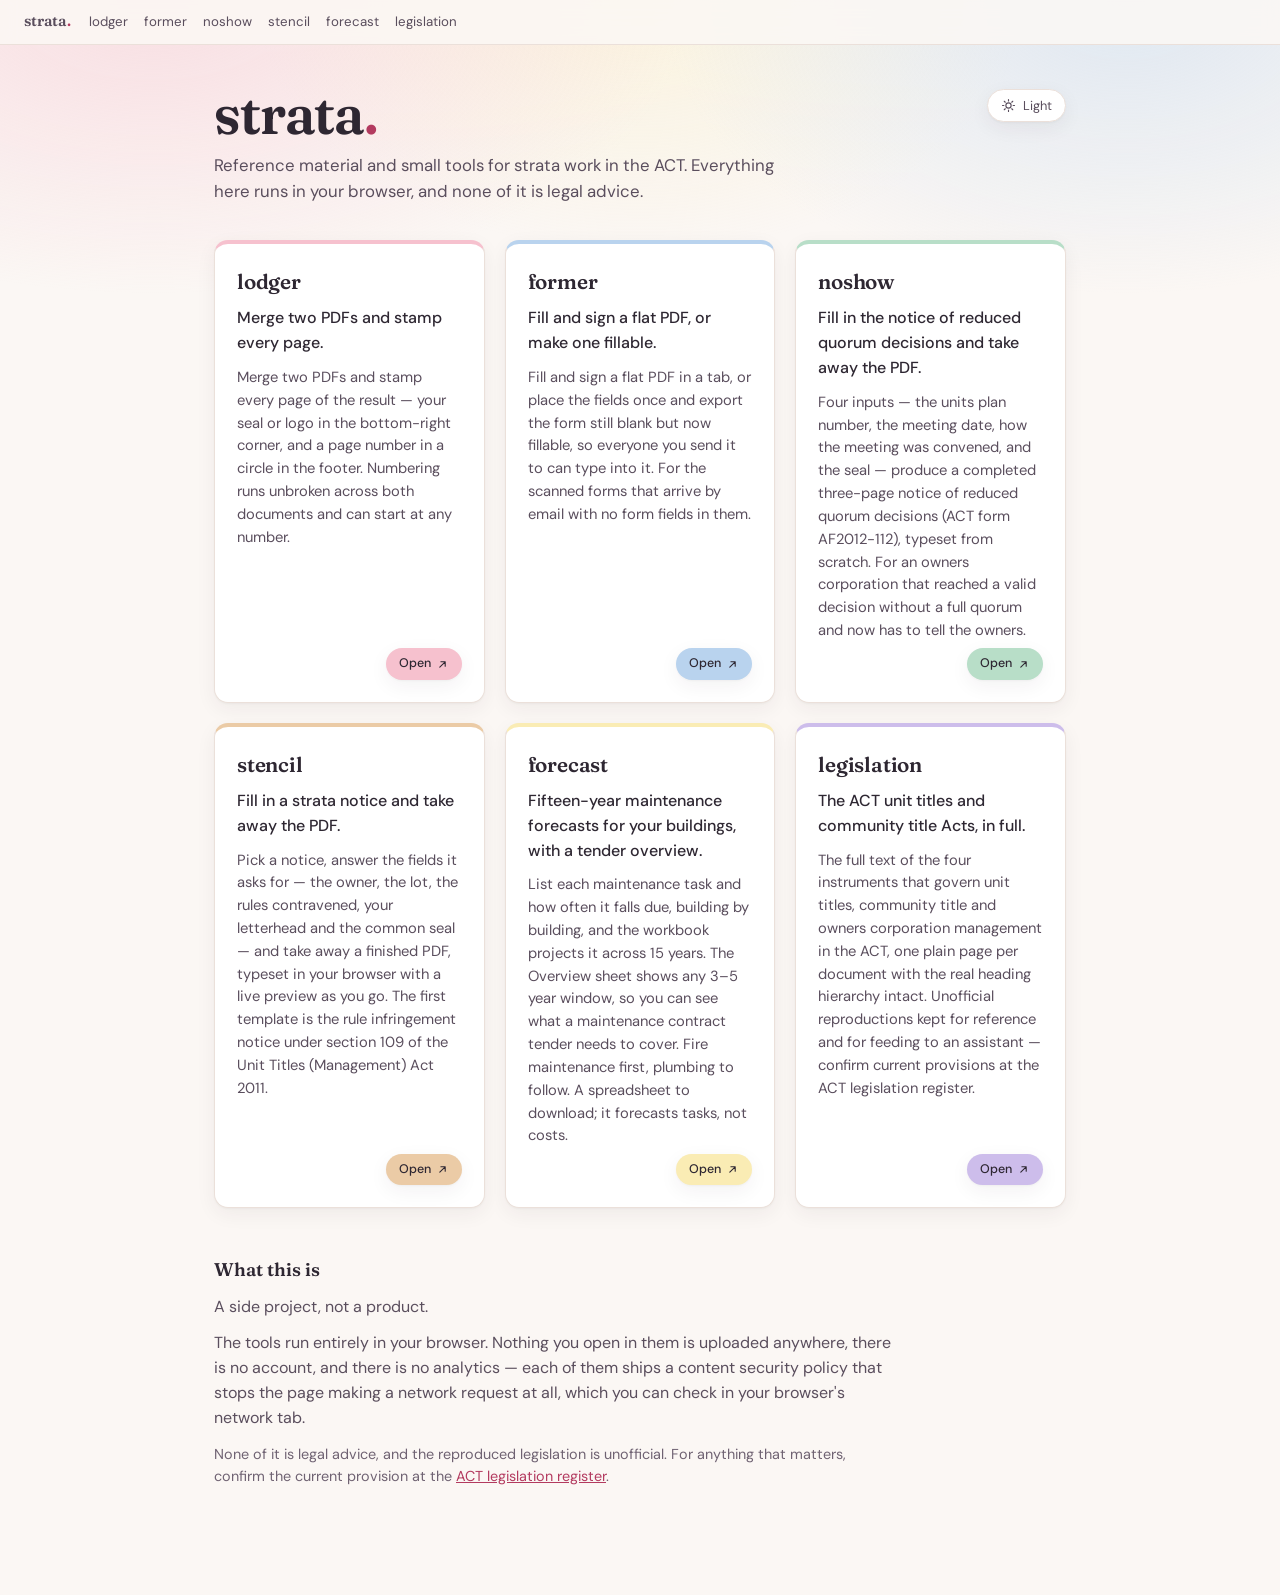
<file: index.html>
<!doctype html>
<html lang="en-AU">
<head>
<meta charset="utf-8">
<title>strata — ACT strata legislation and tools</title>
<meta name="description" content="Reference material and small tools for strata work in the ACT. Everything here runs in your browser, and none of it is legal advice.">
<meta name="viewport" content="width=device-width, initial-scale=1">
<link rel="icon" href="data:image/svg+xml,%3Csvg xmlns='http://www.w3.org/2000/svg' viewBox='0 0 32 32'%3E%3Crect width='32' height='32' rx='8' fill='%23b33a5f'/%3E%3Ccircle cx='16' cy='17' r='6' fill='none' stroke='%23fff' stroke-width='2'/%3E%3Cpath d='M11.13 13.5L20.87 13.5' stroke='%23fff' stroke-width='2' stroke-linecap='round'/%3E%3C/svg%3E">
<link rel="stylesheet" href="/assets/hub.css">
</head>
<body>
<a class="skip-link" href="#main">Skip to content</a>
<nav class="kit-nav" aria-label="strata family">
  <a class="kit-nav-home" href="https://strata.noradz.io/">strata<span class="dot">.</span></a>
  <ul class="kit-nav-links">
    <li><a data-kit-id="lodger" href="https://lodger.noradz.io/">lodger</a></li>
    <li><a data-kit-id="former" href="https://former.noradz.io/">former</a></li>
    <li><a data-kit-id="noshow" href="https://noshow.noradz.io/">noshow</a></li>
    <li><a data-kit-id="stencil" href="https://stencil.noradz.io/">stencil</a></li>
    <li><a data-kit-id="forecast" href="https://forecast.noradz.io/">forecast</a></li>
    <li><a data-kit-id="legislation" href="https://strata.noradz.io/legislation/">legislation</a></li>
  </ul>
</nav>
<div class="shell">
<header class="masthead">
<h1 class="wordmark">strata<span class="dot">.</span></h1>
<p class="tagline">Reference material and small tools for strata work in the ACT. Everything here runs in your browser, and none of it is legal advice.</p>
<button class="theme-toggle" type="button" data-theme-toggle aria-pressed="false">
<span class="visually-hidden">Switch between the light and dark palette</span>
<svg width="15" height="15" viewBox="0 0 24 24" fill="none" aria-hidden="true">
<circle cx="12" cy="12" r="4.2" stroke="currentColor" stroke-width="1.8"></circle>
<path d="M12 2.4v2.2M12 19.4v2.2M2.4 12h2.2M19.4 12h2.2M5.2 5.2l1.6 1.6M17.2 17.2l1.6 1.6M18.8 5.2l-1.6 1.6M6.8 17.2l-1.6 1.6" stroke="currentColor" stroke-width="1.8" stroke-linecap="round"></path>
</svg>
<span data-theme-label>Light</span>
</button>
</header>
<main id="main">
<ul class="cards">
<li class="card card-lodger">
<h2><a href="https://lodger.noradz.io/">lodger</a></h2>
<p class="card-summary">Merge two PDFs and stamp every page.</p>
<p class="card-blurb">Merge two PDFs and stamp every page of the result — your seal or logo in the bottom-right corner, and a page number in a circle in the footer. Numbering runs unbroken across both documents and can start at any number.</p>
<a class="card-visit" href="https://lodger.noradz.io/">
Open
<svg width="13" height="13" viewBox="0 0 24 24" fill="none" aria-hidden="true"><path d="M7 17 17 7M9 7h8v8" stroke="currentColor" stroke-width="2" stroke-linecap="round" stroke-linejoin="round"/></svg>
</a>
</li>
<li class="card card-former">
<h2><a href="https://former.noradz.io/">former</a></h2>
<p class="card-summary">Fill and sign a flat PDF, or make one fillable.</p>
<p class="card-blurb">Fill and sign a flat PDF in a tab, or place the fields once and export the form still blank but now fillable, so everyone you send it to can type into it. For the scanned forms that arrive by email with no form fields in them.</p>
<a class="card-visit" href="https://former.noradz.io/">
Open
<svg width="13" height="13" viewBox="0 0 24 24" fill="none" aria-hidden="true"><path d="M7 17 17 7M9 7h8v8" stroke="currentColor" stroke-width="2" stroke-linecap="round" stroke-linejoin="round"/></svg>
</a>
</li>
<li class="card card-noshow">
<h2><a href="https://noshow.noradz.io/">noshow</a></h2>
<p class="card-summary">Fill in the notice of reduced quorum decisions and take away the PDF.</p>
<p class="card-blurb">Four inputs — the units plan number, the meeting date, how the meeting was convened, and the seal — produce a completed three-page notice of reduced quorum decisions (ACT form AF2012-112), typeset from scratch. For an owners corporation that reached a valid decision without a full quorum and now has to tell the owners.</p>
<a class="card-visit" href="https://noshow.noradz.io/">
Open
<svg width="13" height="13" viewBox="0 0 24 24" fill="none" aria-hidden="true"><path d="M7 17 17 7M9 7h8v8" stroke="currentColor" stroke-width="2" stroke-linecap="round" stroke-linejoin="round"/></svg>
</a>
</li>
<li class="card card-stencil">
<h2><a href="https://stencil.noradz.io/">stencil</a></h2>
<p class="card-summary">Fill in a strata notice and take away the PDF.</p>
<p class="card-blurb">Pick a notice, answer the fields it asks for — the owner, the lot, the rules contravened, your letterhead and the common seal — and take away a finished PDF, typeset in your browser with a live preview as you go. The first template is the rule infringement notice under section 109 of the Unit Titles (Management) Act 2011.</p>
<a class="card-visit" href="https://stencil.noradz.io/">
Open
<svg width="13" height="13" viewBox="0 0 24 24" fill="none" aria-hidden="true"><path d="M7 17 17 7M9 7h8v8" stroke="currentColor" stroke-width="2" stroke-linecap="round" stroke-linejoin="round"/></svg>
</a>
</li>
<li class="card card-forecast">
<h2><a href="https://forecast.noradz.io/">forecast</a></h2>
<p class="card-summary">Fifteen-year maintenance forecasts for your buildings, with a tender overview.</p>
<p class="card-blurb">List each maintenance task and how often it falls due, building by building, and the workbook projects it across 15 years. The Overview sheet shows any 3–5 year window, so you can see what a maintenance contract tender needs to cover. Fire maintenance first, plumbing to follow. A spreadsheet to download; it forecasts tasks, not costs.</p>
<a class="card-visit" href="https://forecast.noradz.io/">
Open
<svg width="13" height="13" viewBox="0 0 24 24" fill="none" aria-hidden="true"><path d="M7 17 17 7M9 7h8v8" stroke="currentColor" stroke-width="2" stroke-linecap="round" stroke-linejoin="round"/></svg>
</a>
</li>
<li class="card card-legislation">
<h2><a href="https://strata.noradz.io/legislation/">legislation</a></h2>
<p class="card-summary">The ACT unit titles and community title Acts, in full.</p>
<p class="card-blurb">The full text of the four instruments that govern unit titles, community title and owners corporation management in the ACT, one plain page per document with the real heading hierarchy intact. Unofficial reproductions kept for reference and for feeding to an assistant — confirm current provisions at the ACT legislation register.</p>
<a class="card-visit" href="https://strata.noradz.io/legislation/">
Open
<svg width="13" height="13" viewBox="0 0 24 24" fill="none" aria-hidden="true"><path d="M7 17 17 7M9 7h8v8" stroke="currentColor" stroke-width="2" stroke-linecap="round" stroke-linejoin="round"/></svg>
</a>
</li>
</ul>
<section class="about">
<h2>What this is</h2>
<p>A side project, not a product.</p>
<p>The tools run entirely in your browser. Nothing you open in them is uploaded anywhere, there is no account, and there is no analytics — each of them ships a content security policy that stops the page making a network request at all, which you can check in your browser's network tab.</p>
<p class="caveat">None of it is legal advice, and the reproduced legislation is unofficial. For anything that matters, confirm the current provision at the <a href="https://www.legislation.act.gov.au/">ACT legislation register</a>.</p>
</section>
</main>
</div>
<script type="module" src="/assets/theme-toggle.js"></script>
</body>
</html>
</file>
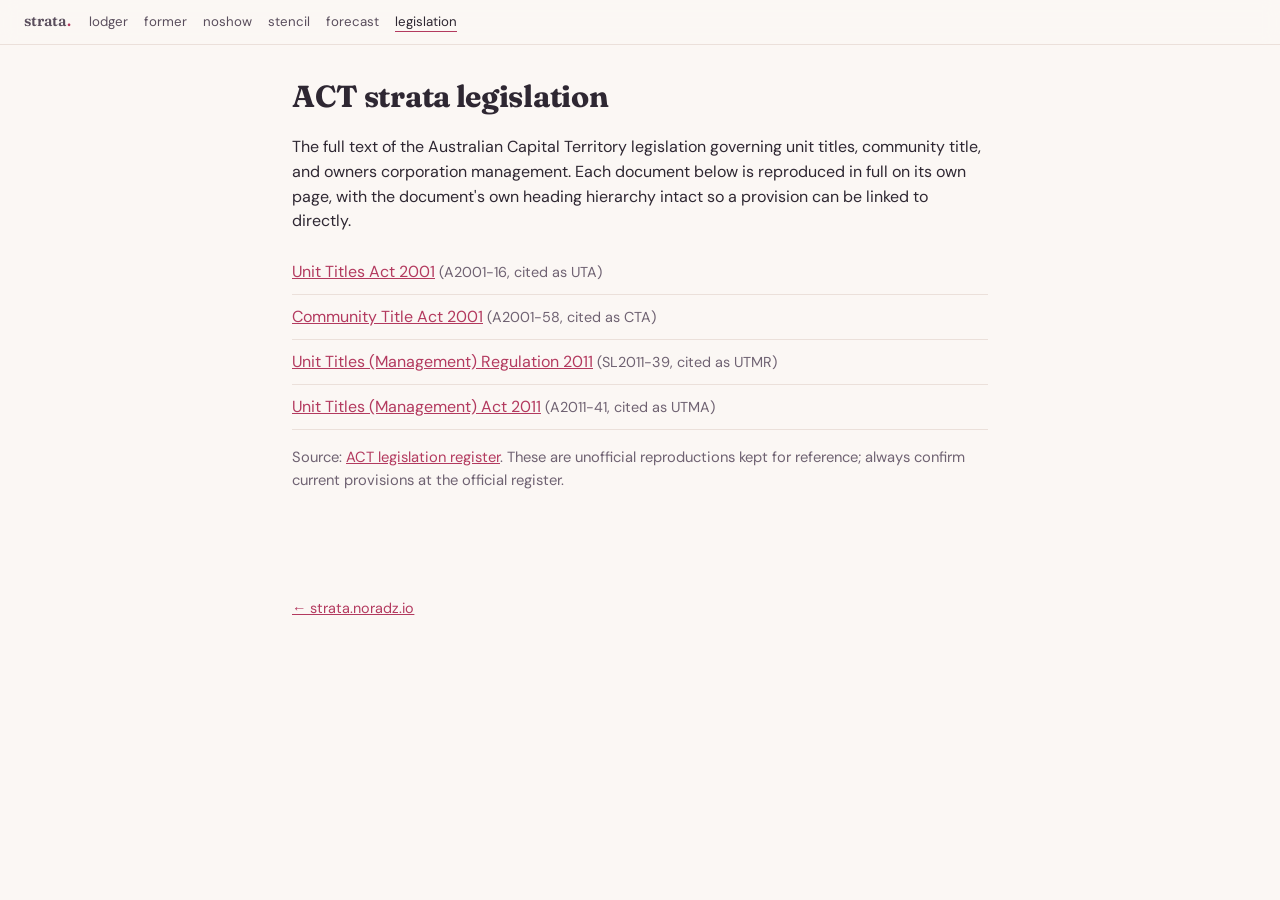
<file: legislation/index.html>
<!doctype html>
<html lang="en-AU">
<head>
<meta charset="utf-8">
<title>ACT strata legislation — full text</title>
<meta name="description" content="The full text of the ACT unit titles and community title legislation, one page per instrument.">
<meta name="viewport" content="width=device-width, initial-scale=1">
<link rel="icon" href="data:image/svg+xml,%3Csvg xmlns='http://www.w3.org/2000/svg' viewBox='0 0 32 32'%3E%3Crect width='32' height='32' rx='8' fill='%23b33a5f'/%3E%3Ccircle cx='16' cy='17' r='6' fill='none' stroke='%23fff' stroke-width='2'/%3E%3Cpath d='M11.13 13.5L20.87 13.5' stroke='%23fff' stroke-width='2' stroke-linecap='round'/%3E%3C/svg%3E">
<link rel="stylesheet" href="/assets/legislation.css">
</head>
<body>
<a class="skip-link" href="#main">Skip to content</a>
<nav class="kit-nav" aria-label="strata family">
  <a class="kit-nav-home" href="https://strata.noradz.io/">strata<span class="dot">.</span></a>
  <ul class="kit-nav-links">
    <li><a data-kit-id="lodger" href="https://lodger.noradz.io/">lodger</a></li>
    <li><a data-kit-id="former" href="https://former.noradz.io/">former</a></li>
    <li><a data-kit-id="noshow" href="https://noshow.noradz.io/">noshow</a></li>
    <li><a data-kit-id="stencil" href="https://stencil.noradz.io/">stencil</a></li>
    <li><a data-kit-id="forecast" href="https://forecast.noradz.io/">forecast</a></li>
    <li><a data-kit-id="legislation" aria-current="page" href="https://strata.noradz.io/legislation/">legislation</a></li>
  </ul>
</nav>
<main id="main">
<h1>ACT strata legislation</h1>
<p>The full text of the Australian Capital Territory legislation governing unit titles, community title, and owners corporation management. Each document below is reproduced in full on its own page, with the document's own heading hierarchy intact so a provision can be linked to directly.</p>
<ul class="doc-list">
<li><a href="unit-titles-act-2001.html">Unit Titles Act 2001</a> <span class="citation">(A2001-16, cited as UTA)</span></li>
<li><a href="community-title-act-2001.html">Community Title Act 2001</a> <span class="citation">(A2001-58, cited as CTA)</span></li>
<li><a href="unit-titles-management-regulation-2011.html">Unit Titles (Management) Regulation 2011</a> <span class="citation">(SL2011-39, cited as UTMR)</span></li>
<li><a href="unit-titles-management-act-2011.html">Unit Titles (Management) Act 2011</a> <span class="citation">(A2011-41, cited as UTMA)</span></li>
</ul>
<p class="source-note">Source: <a href="https://www.legislation.act.gov.au/">ACT legislation register</a>. These are unofficial reproductions kept for reference; always confirm current provisions at the official register.</p>
</main>
<footer class="site-footer">
<p><a href="/">&larr; strata.noradz.io</a></p>
</footer>
</body>
</html>
</file>
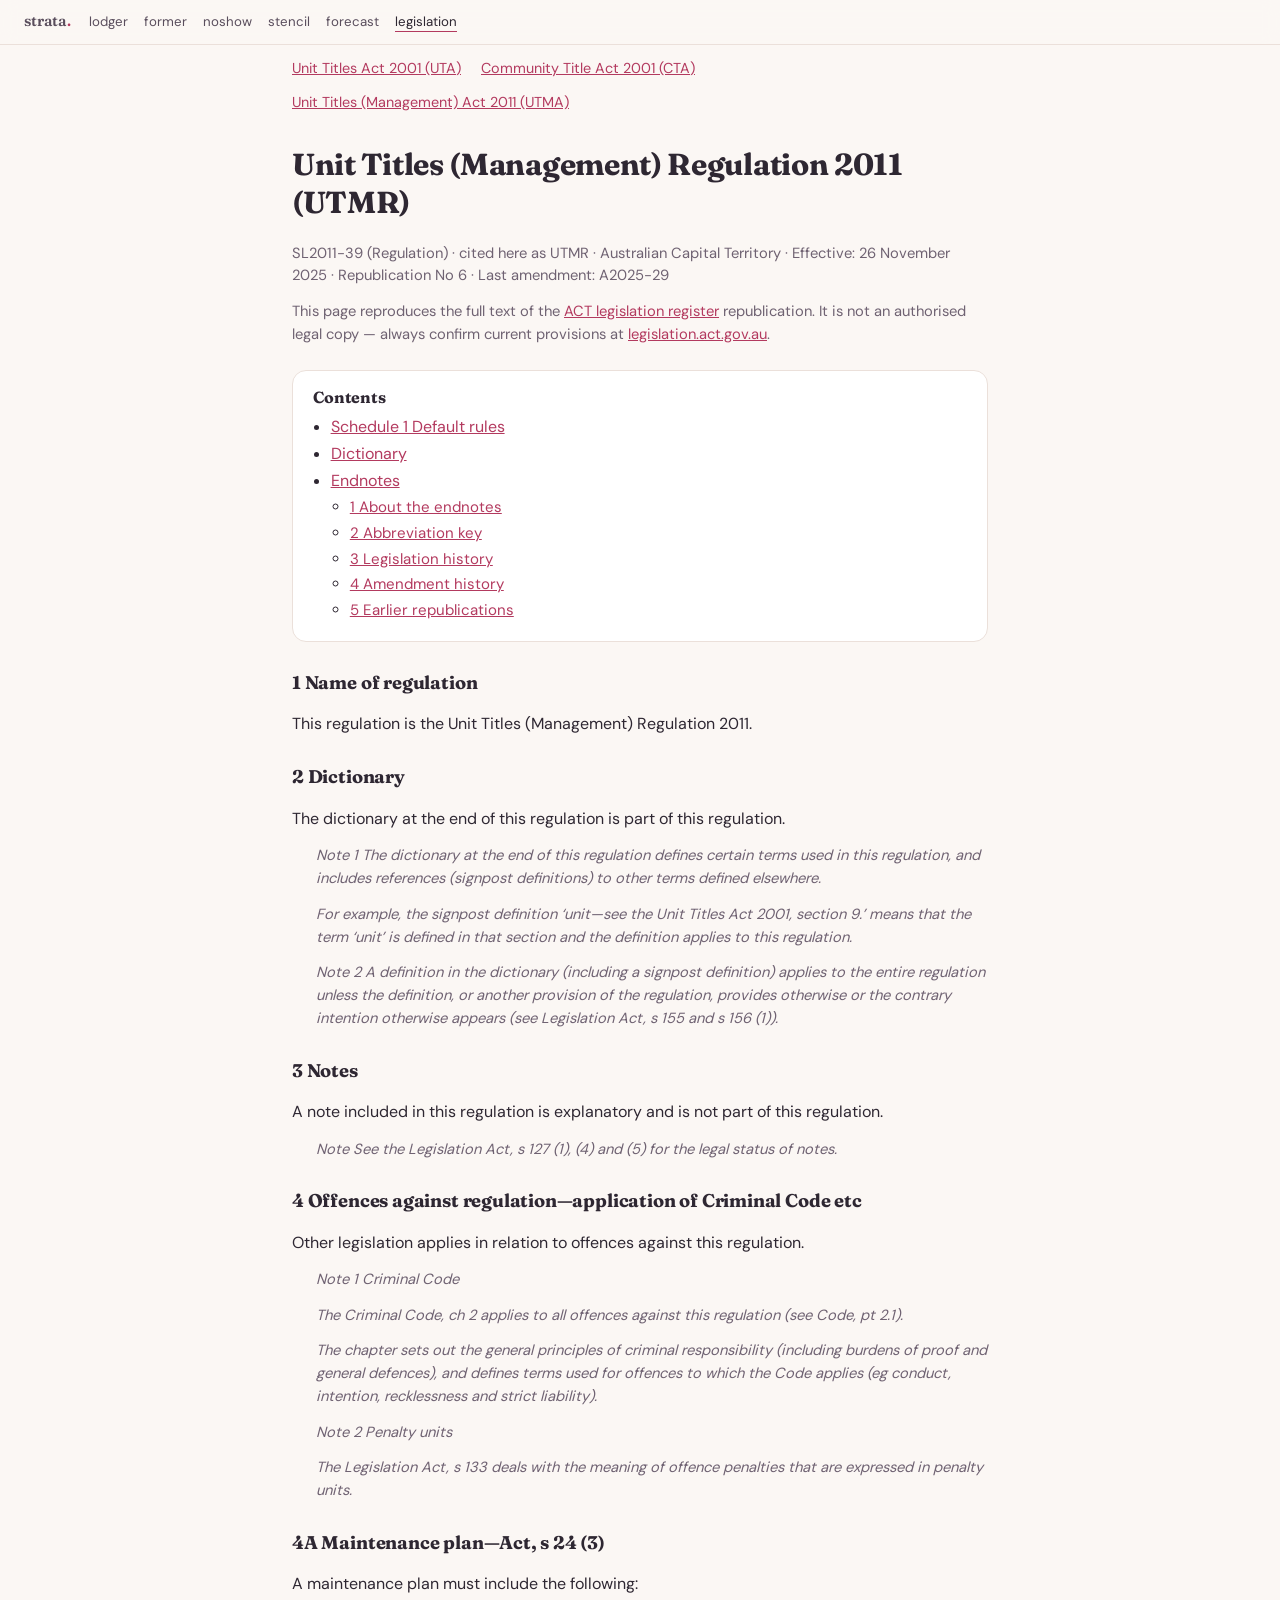
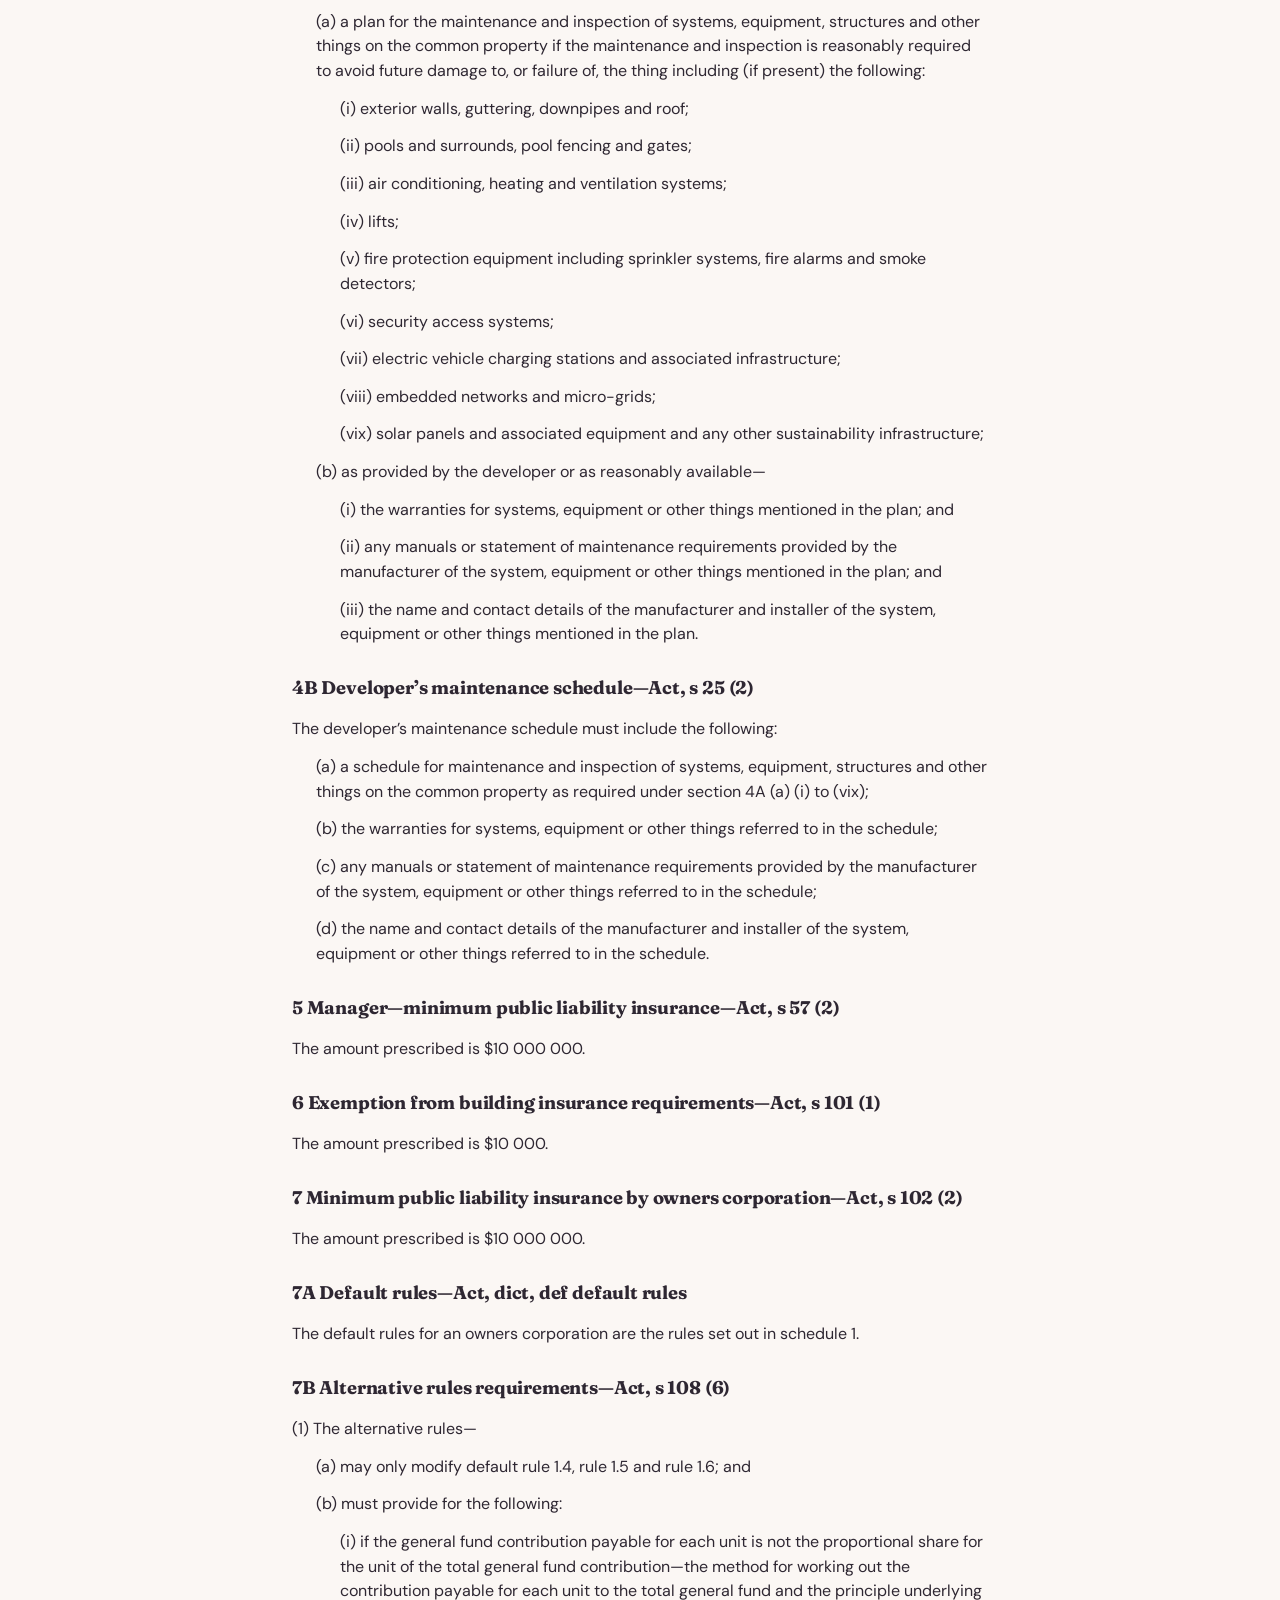
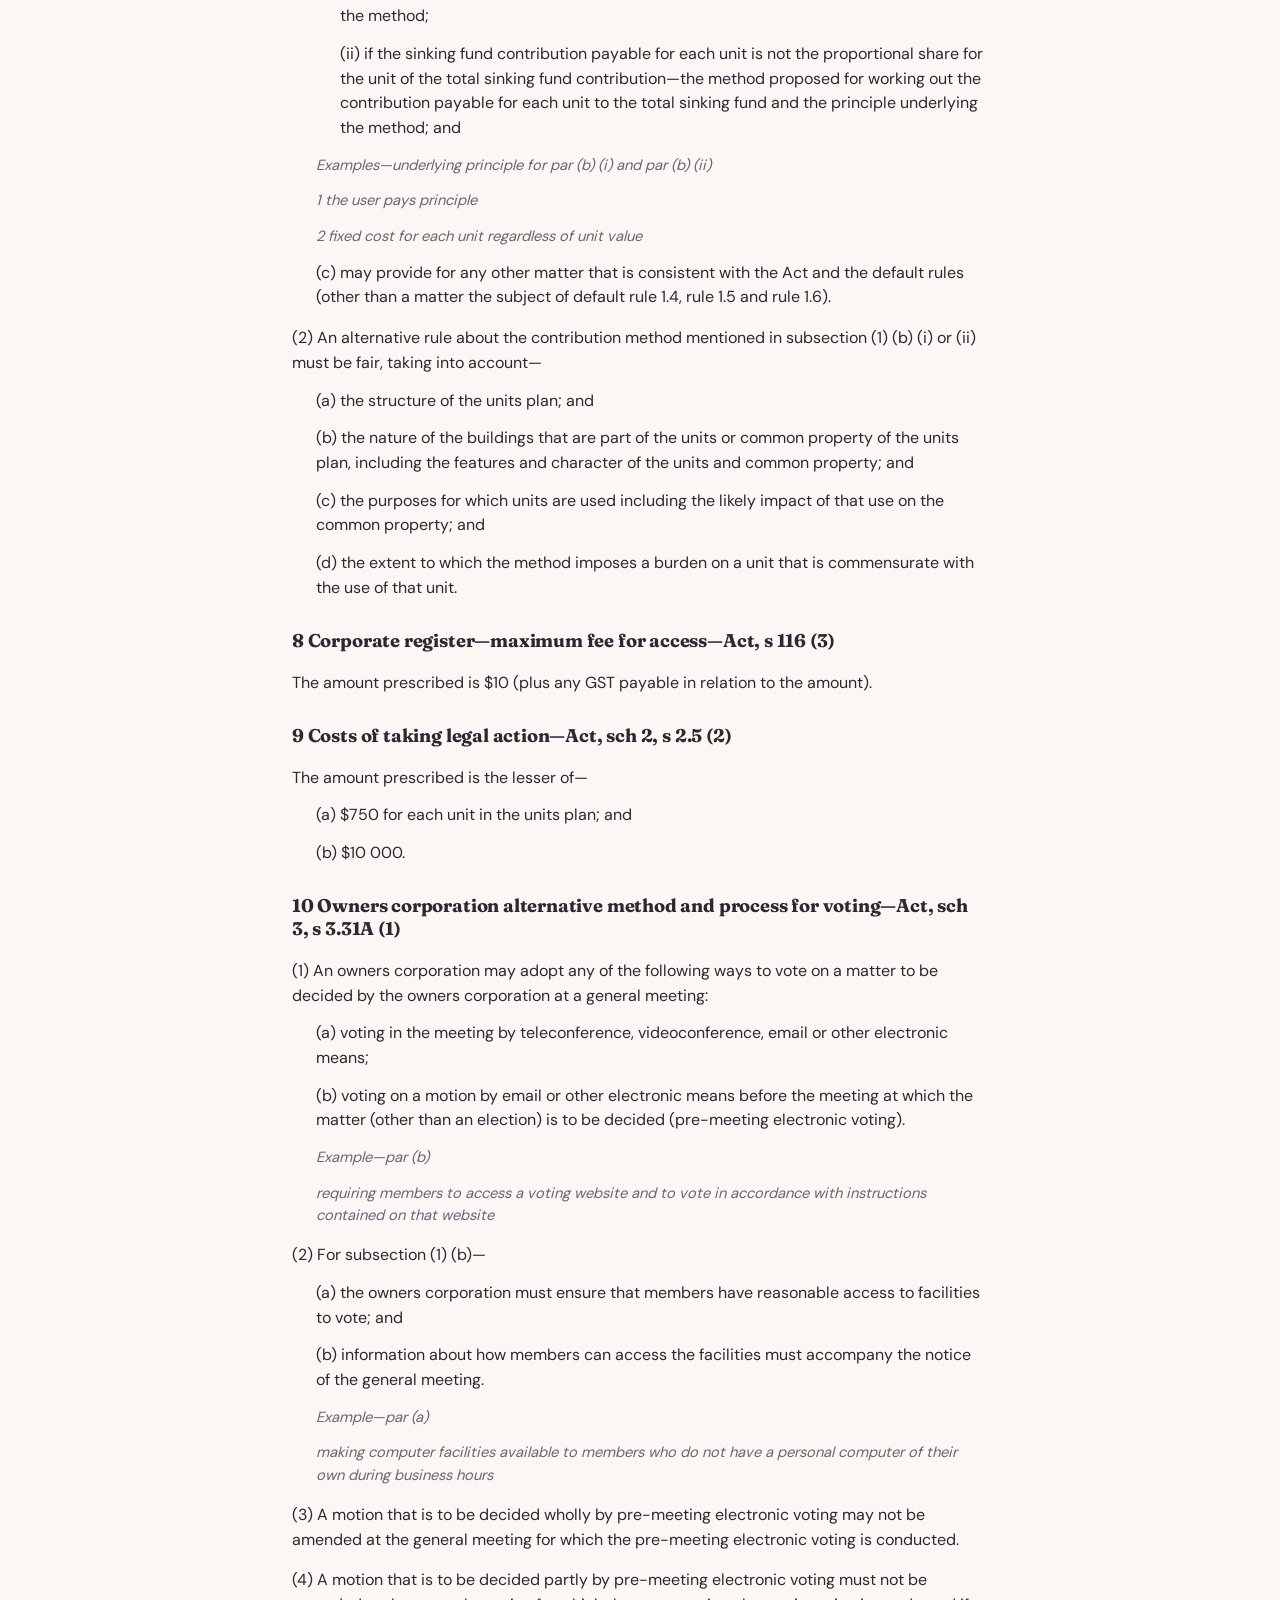
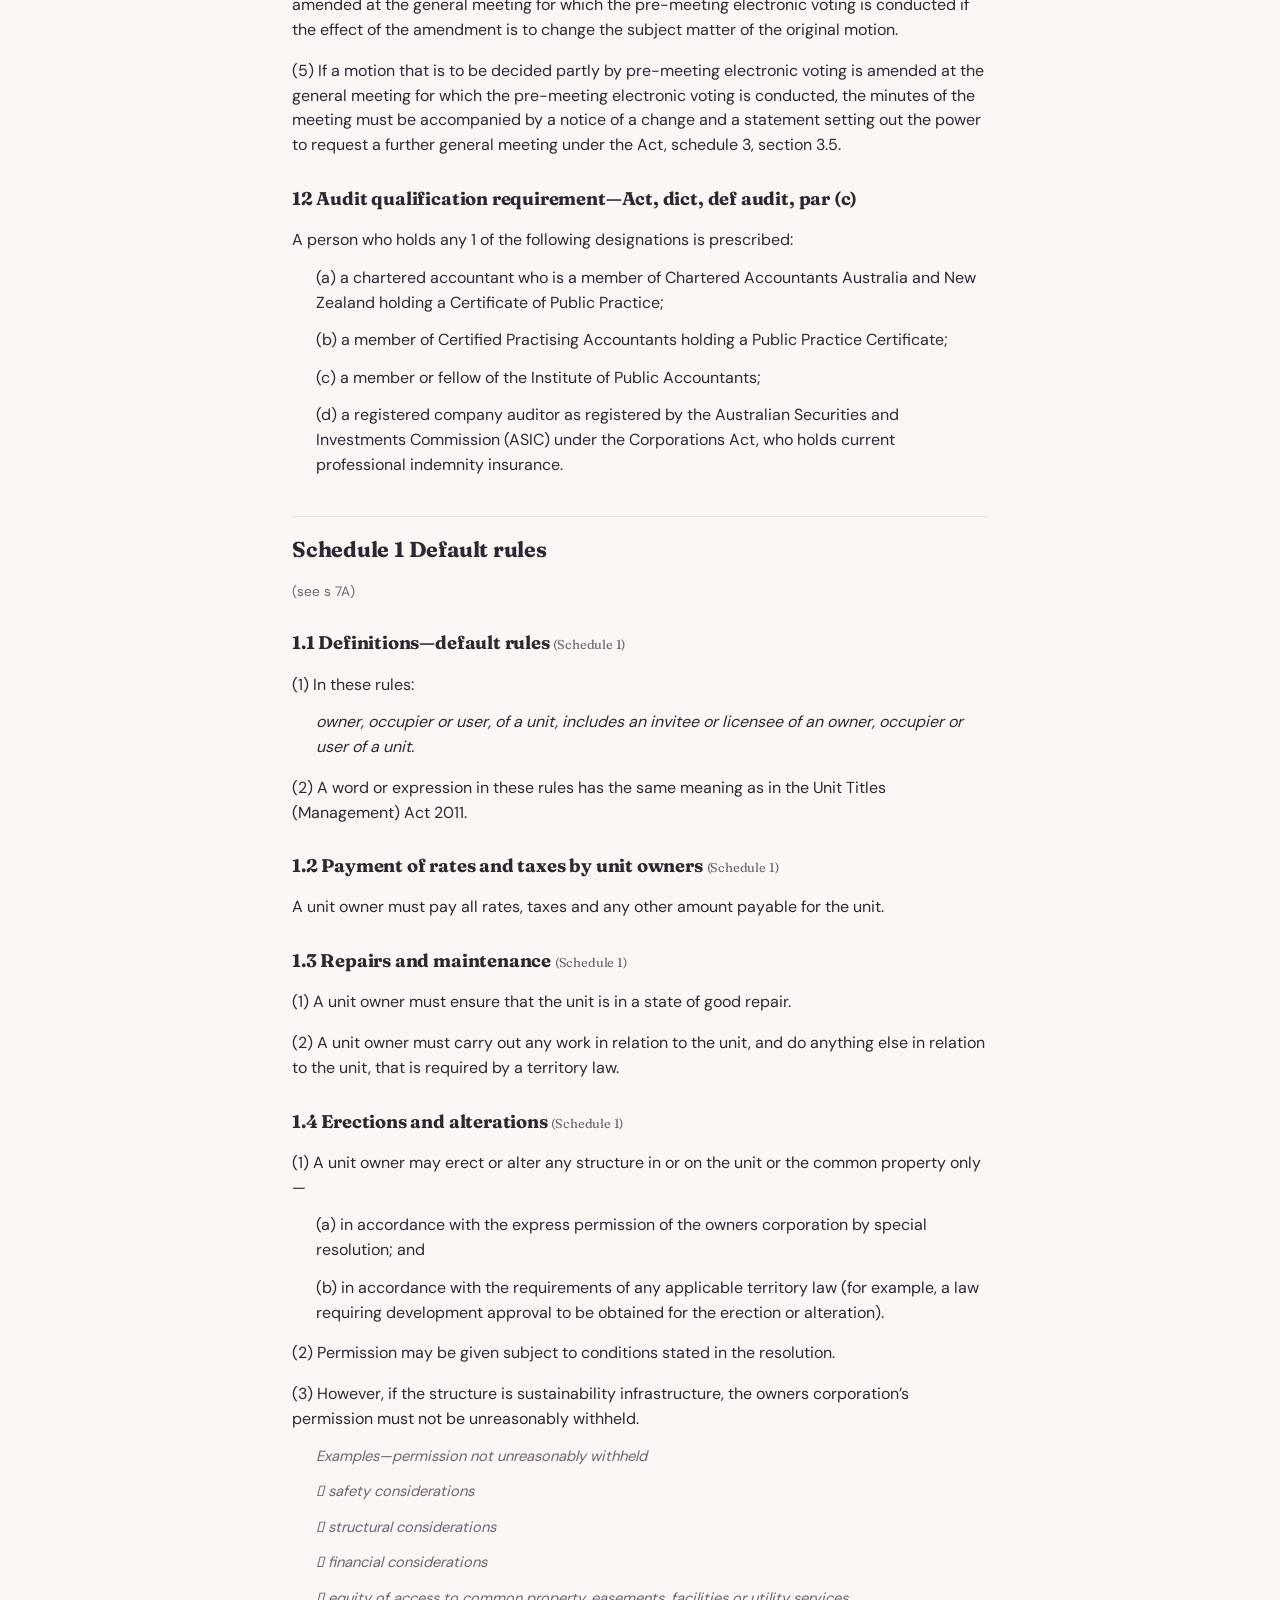
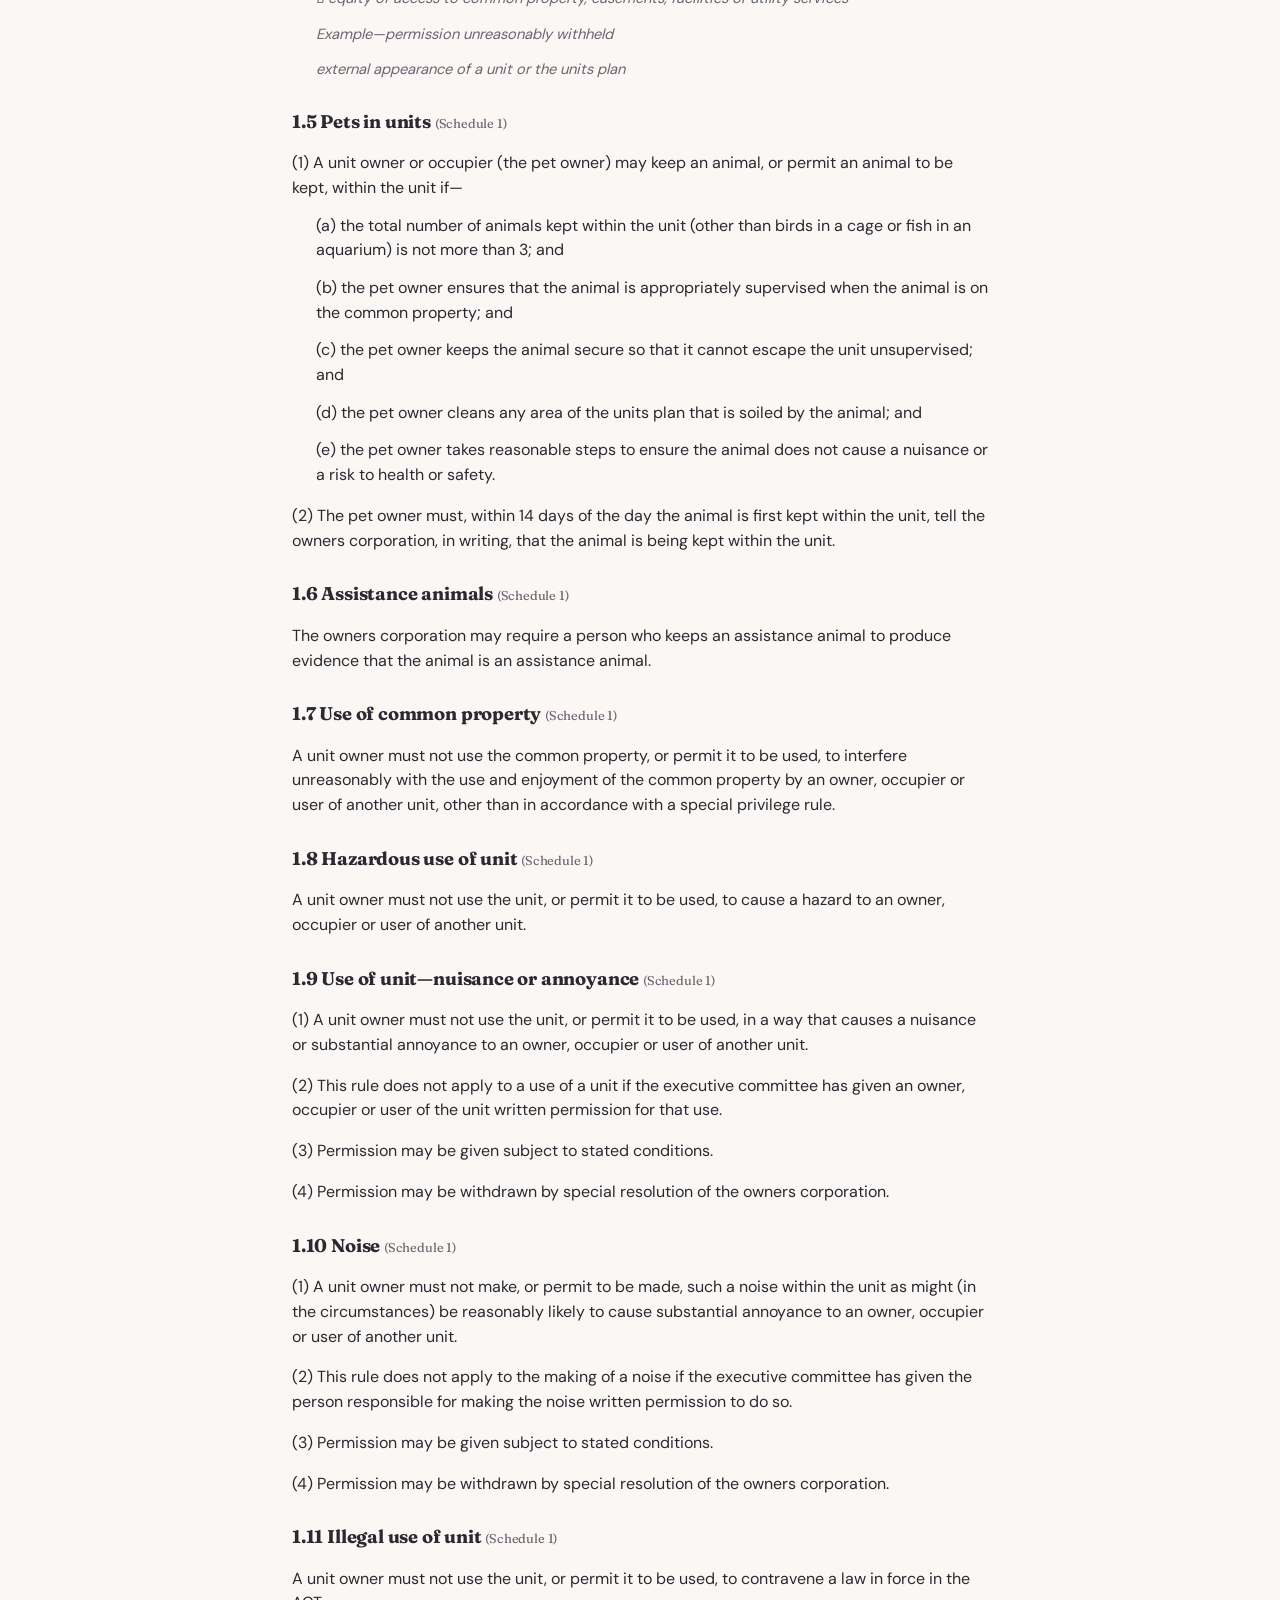
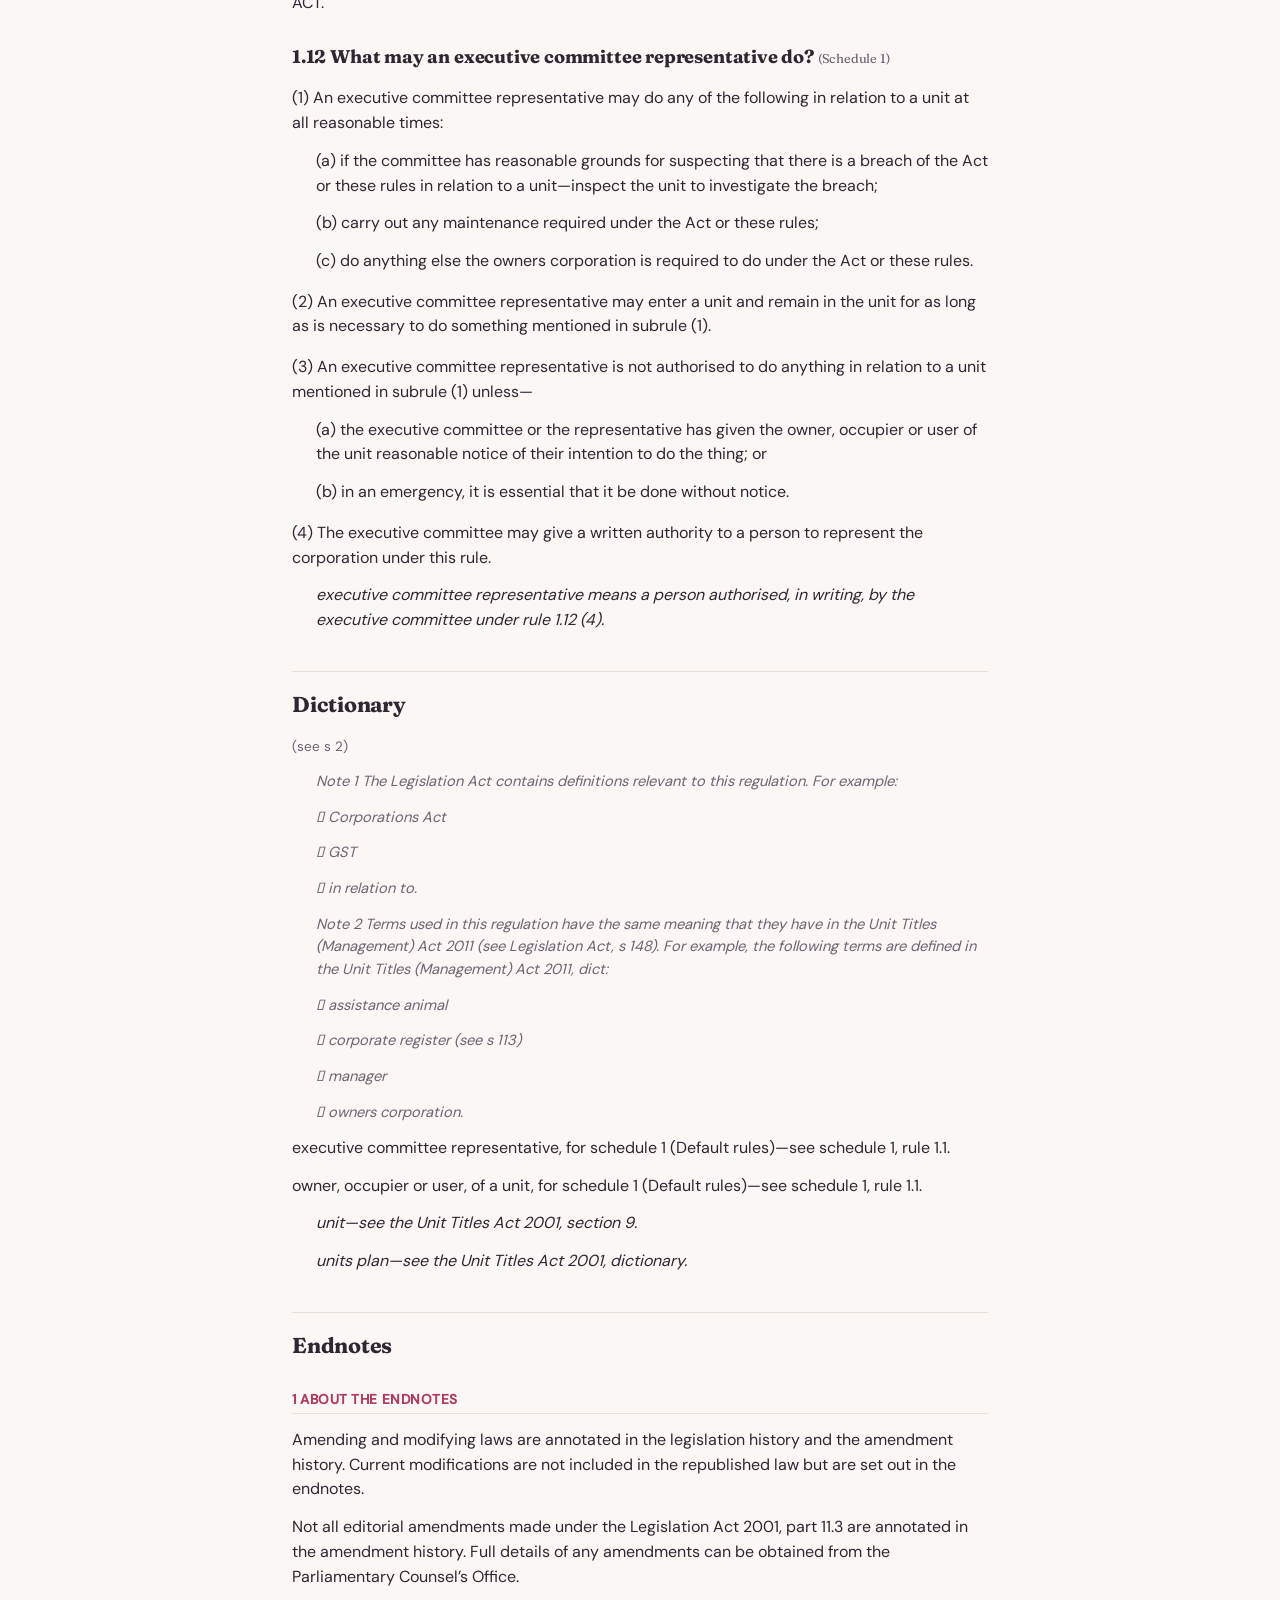
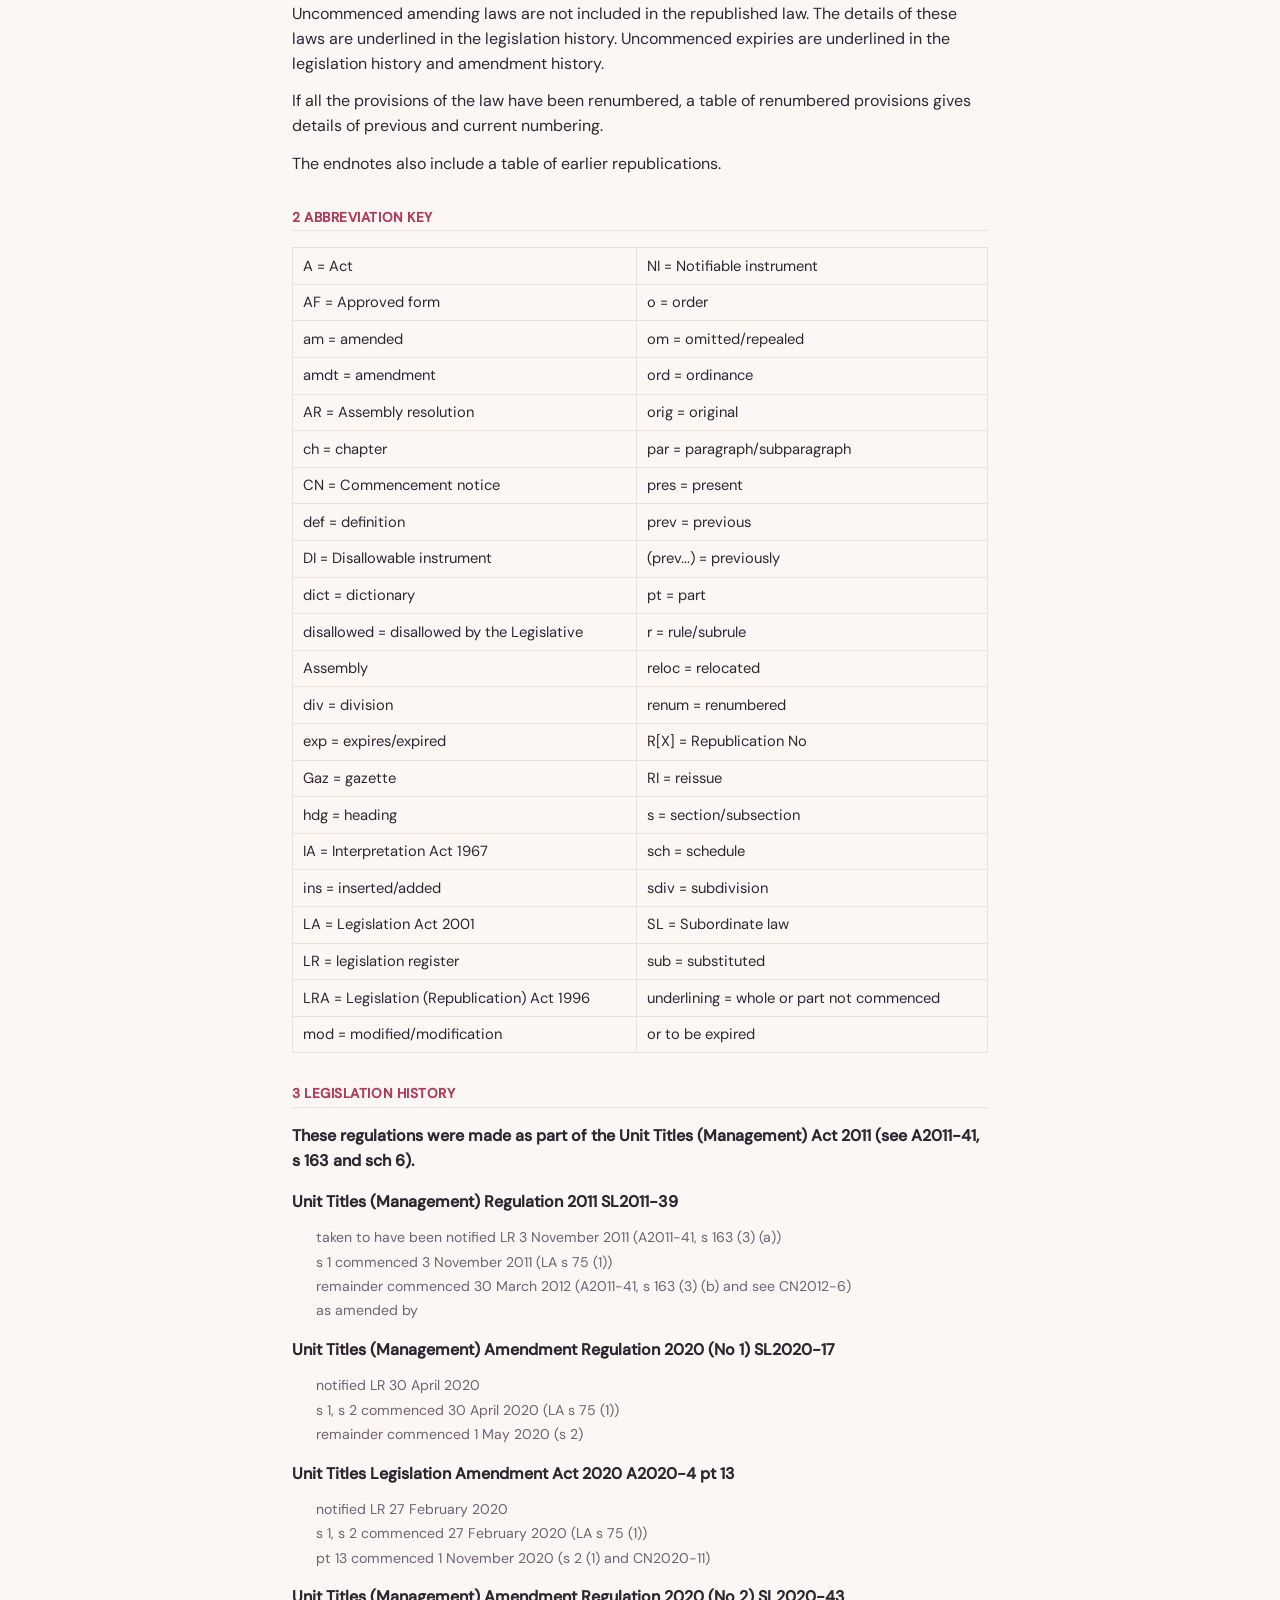
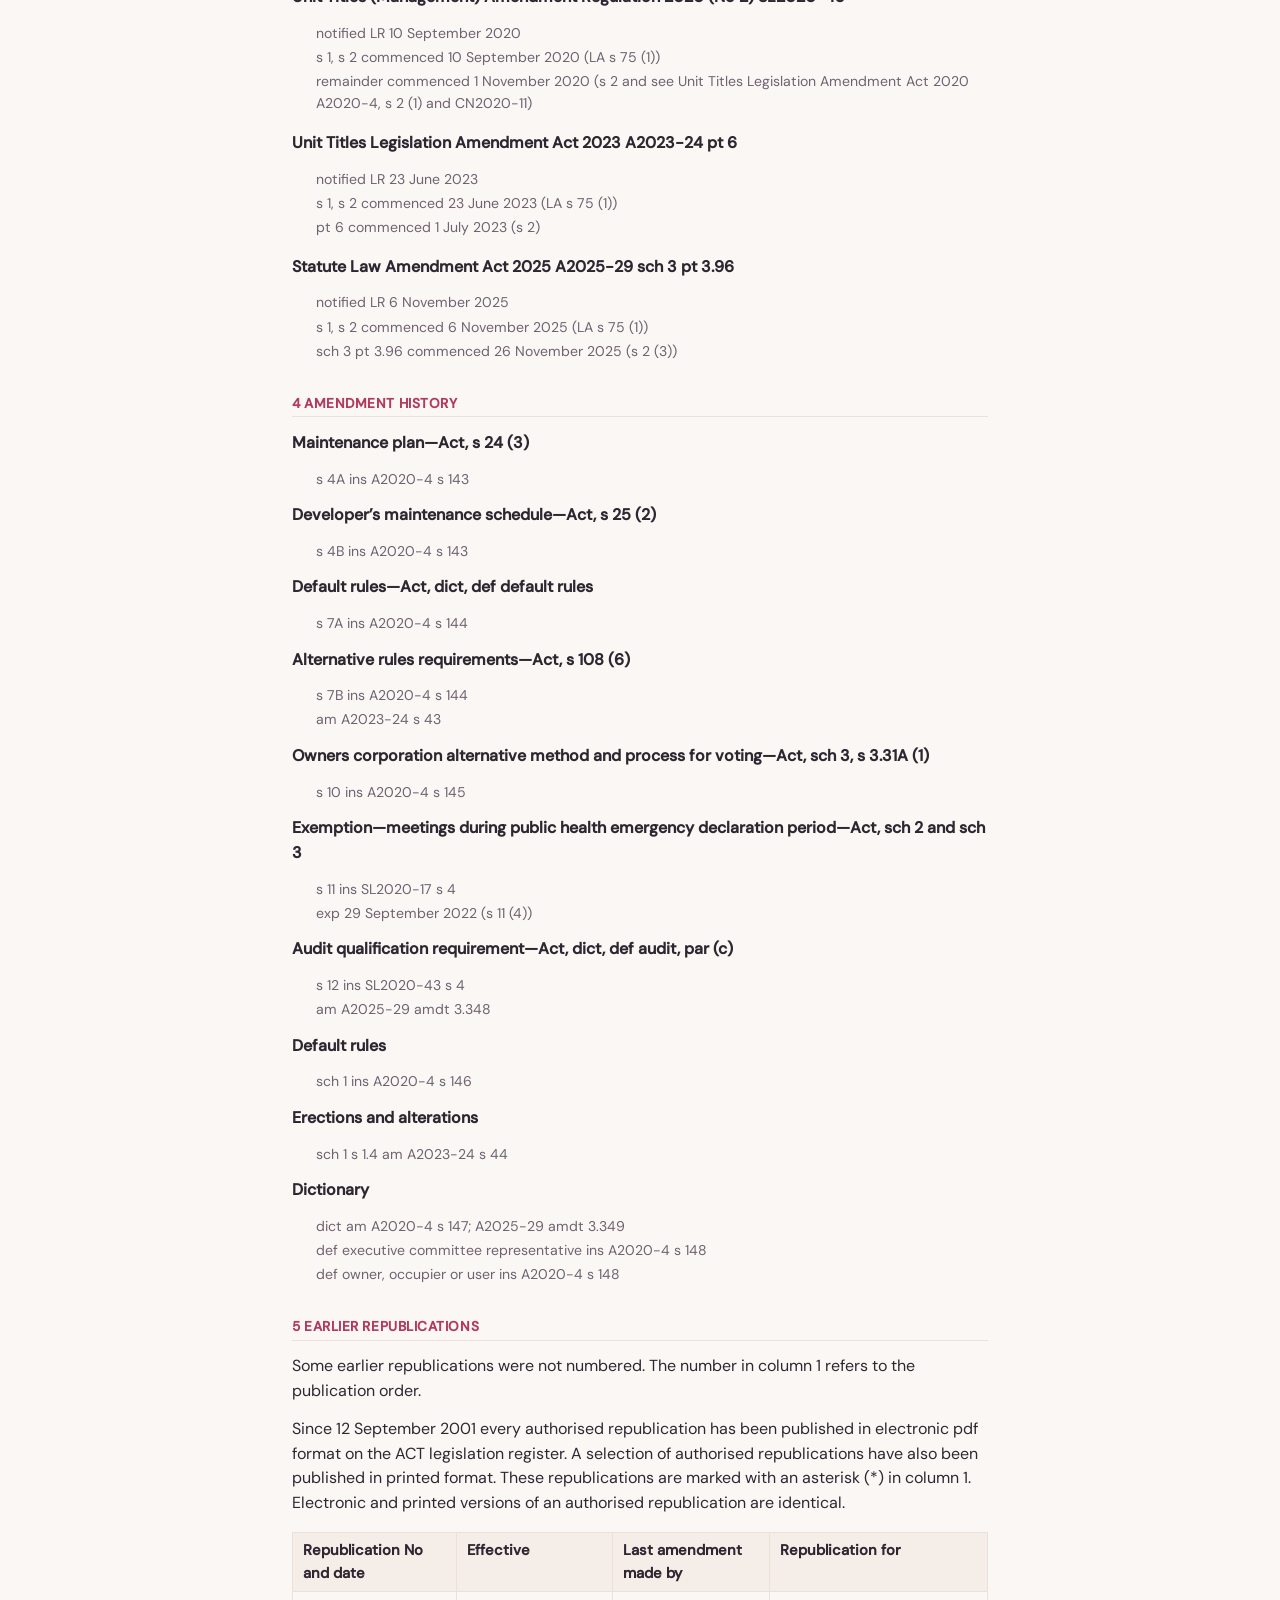
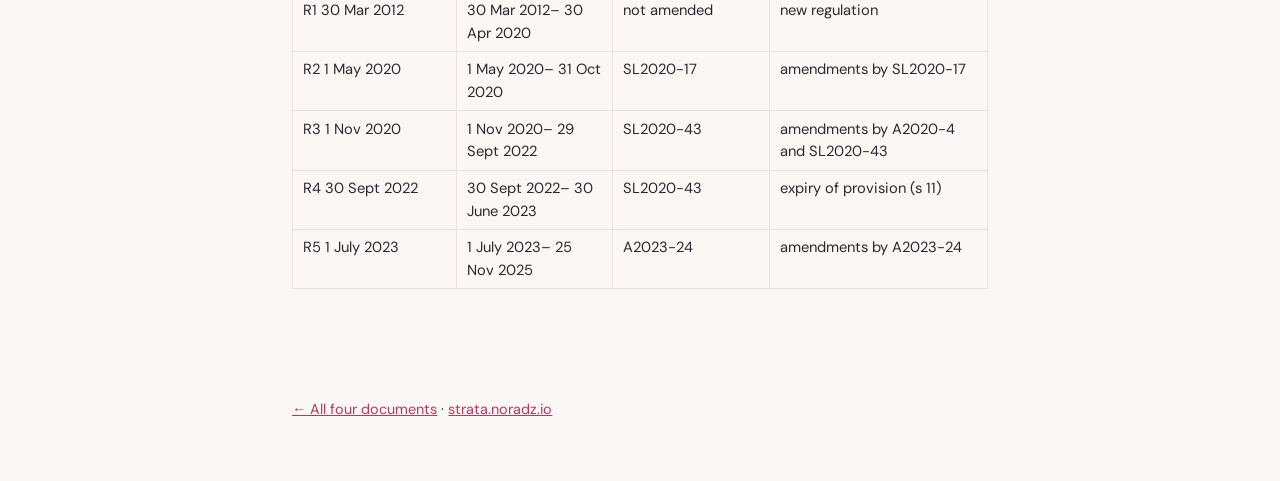
<file: unit-titles-management-regulation-2011.html>
<!doctype html>
<html lang="en-AU">
<head>
<meta charset="utf-8">
<title>Moved — unit-titles-management-regulation-2011</title>
<link rel="canonical" href="https://strata.noradz.io/legislation/unit-titles-management-regulation-2011.html">
<meta name="robots" content="noindex">
<meta http-equiv="refresh" content="0; url=/legislation/unit-titles-management-regulation-2011.html">
<script>location.replace("/legislation/unit-titles-management-regulation-2011.html" + location.hash);</script>
</head>
<body>
<p>This page has moved to <a href="/legislation/unit-titles-management-regulation-2011.html">/legislation/unit-titles-management-regulation-2011.html</a>.</p>
</body>
</html>
</file>
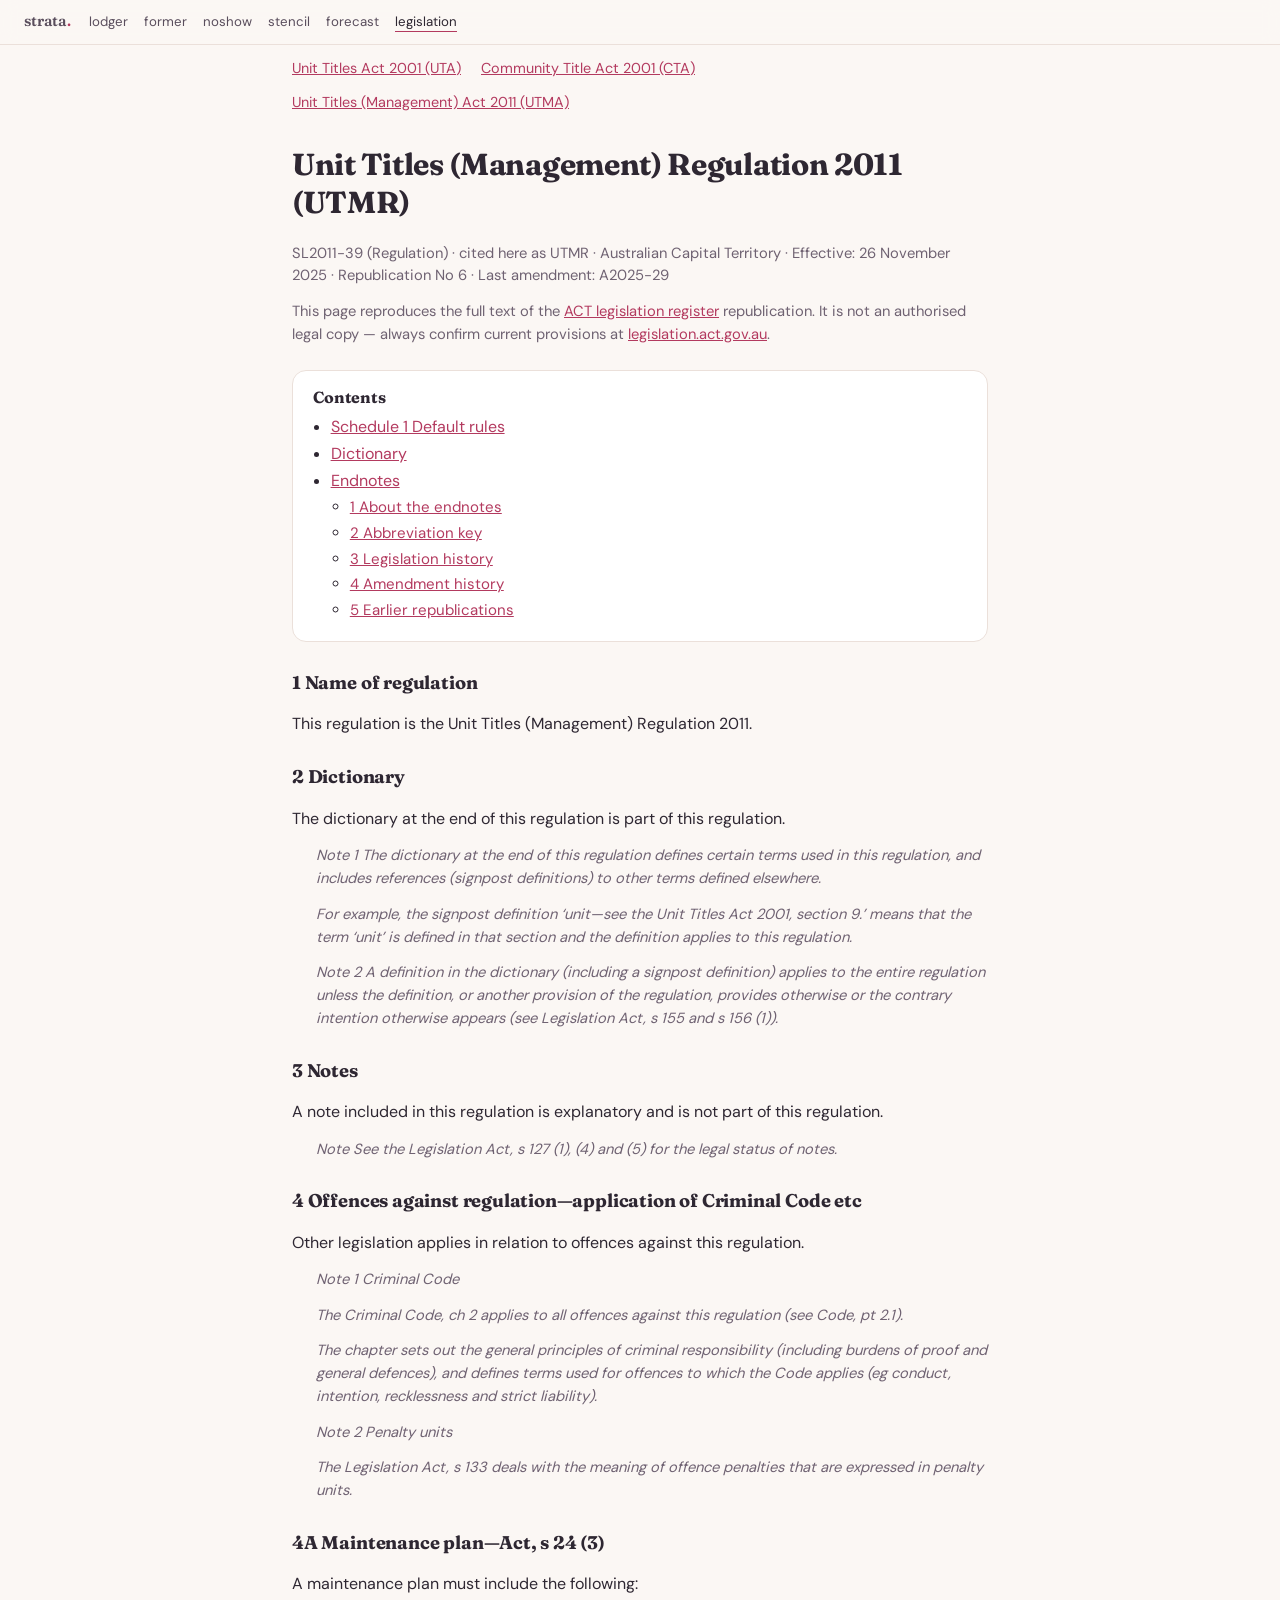
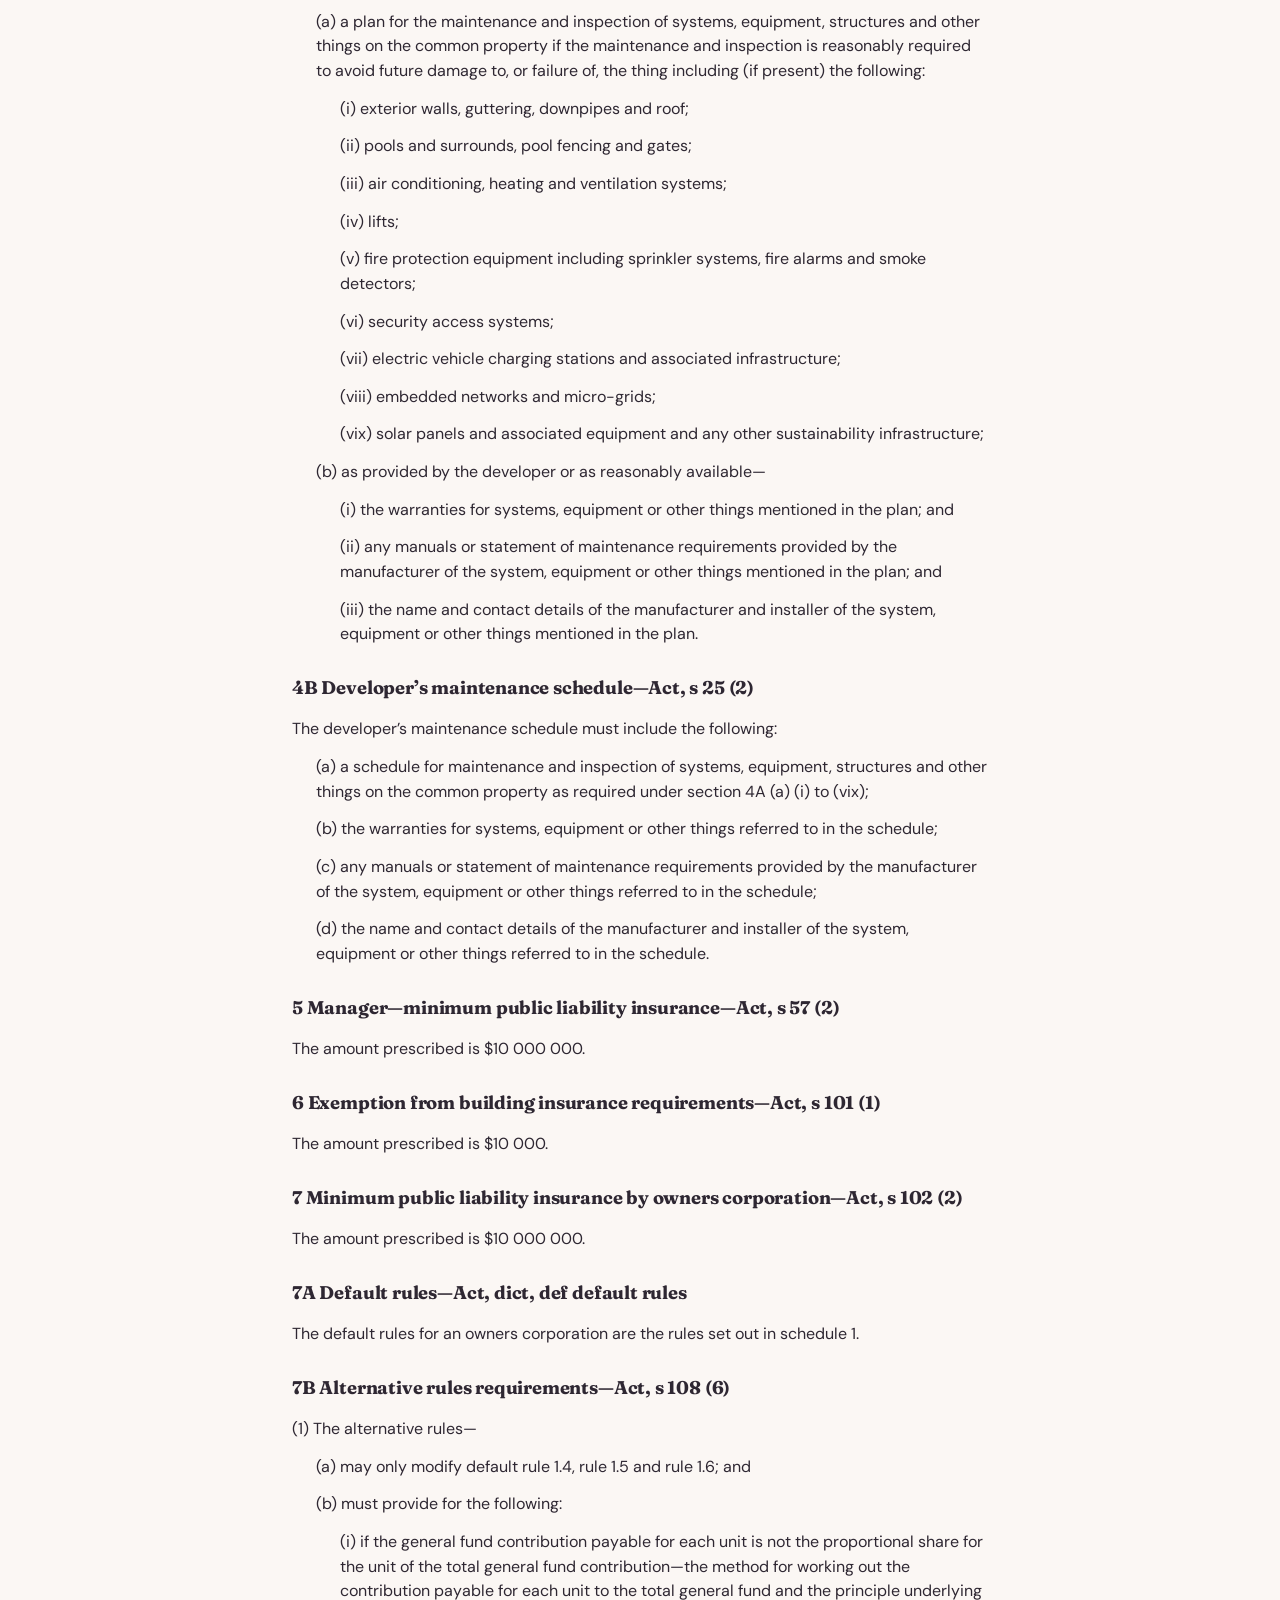
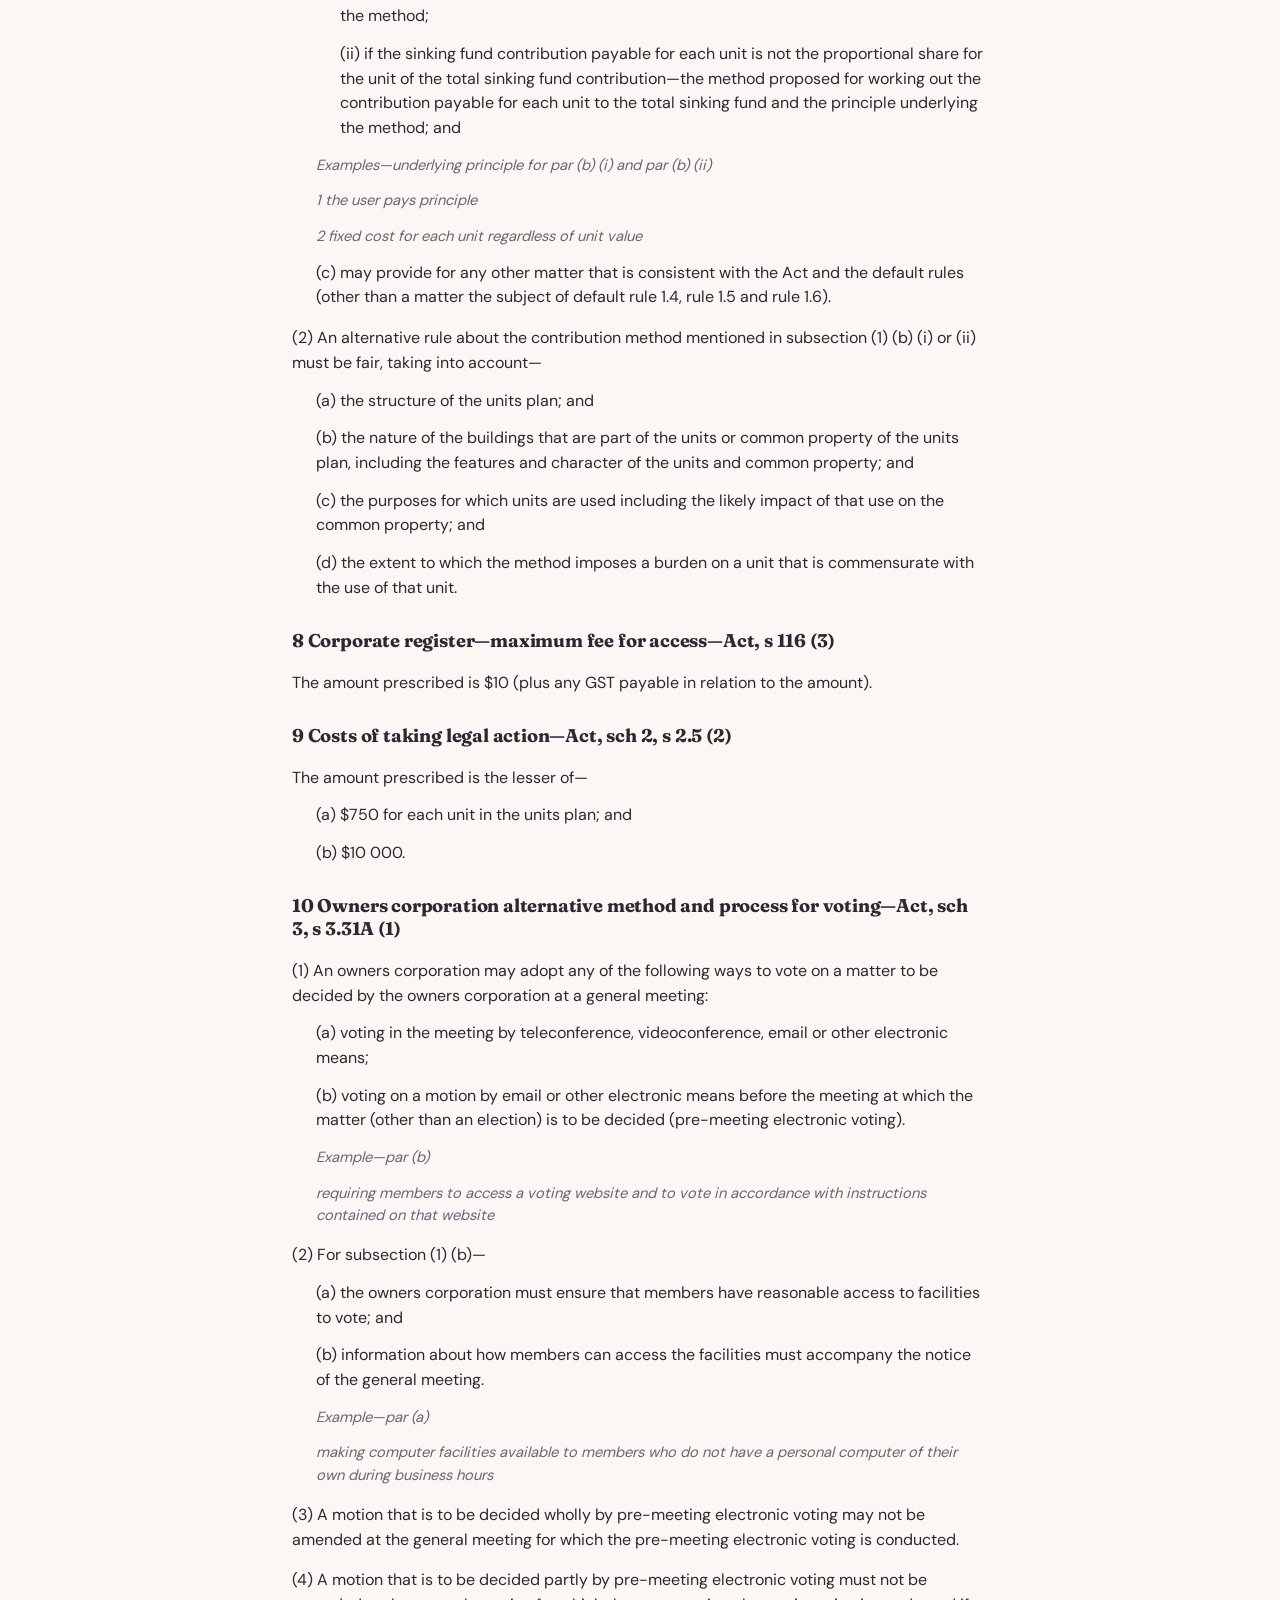
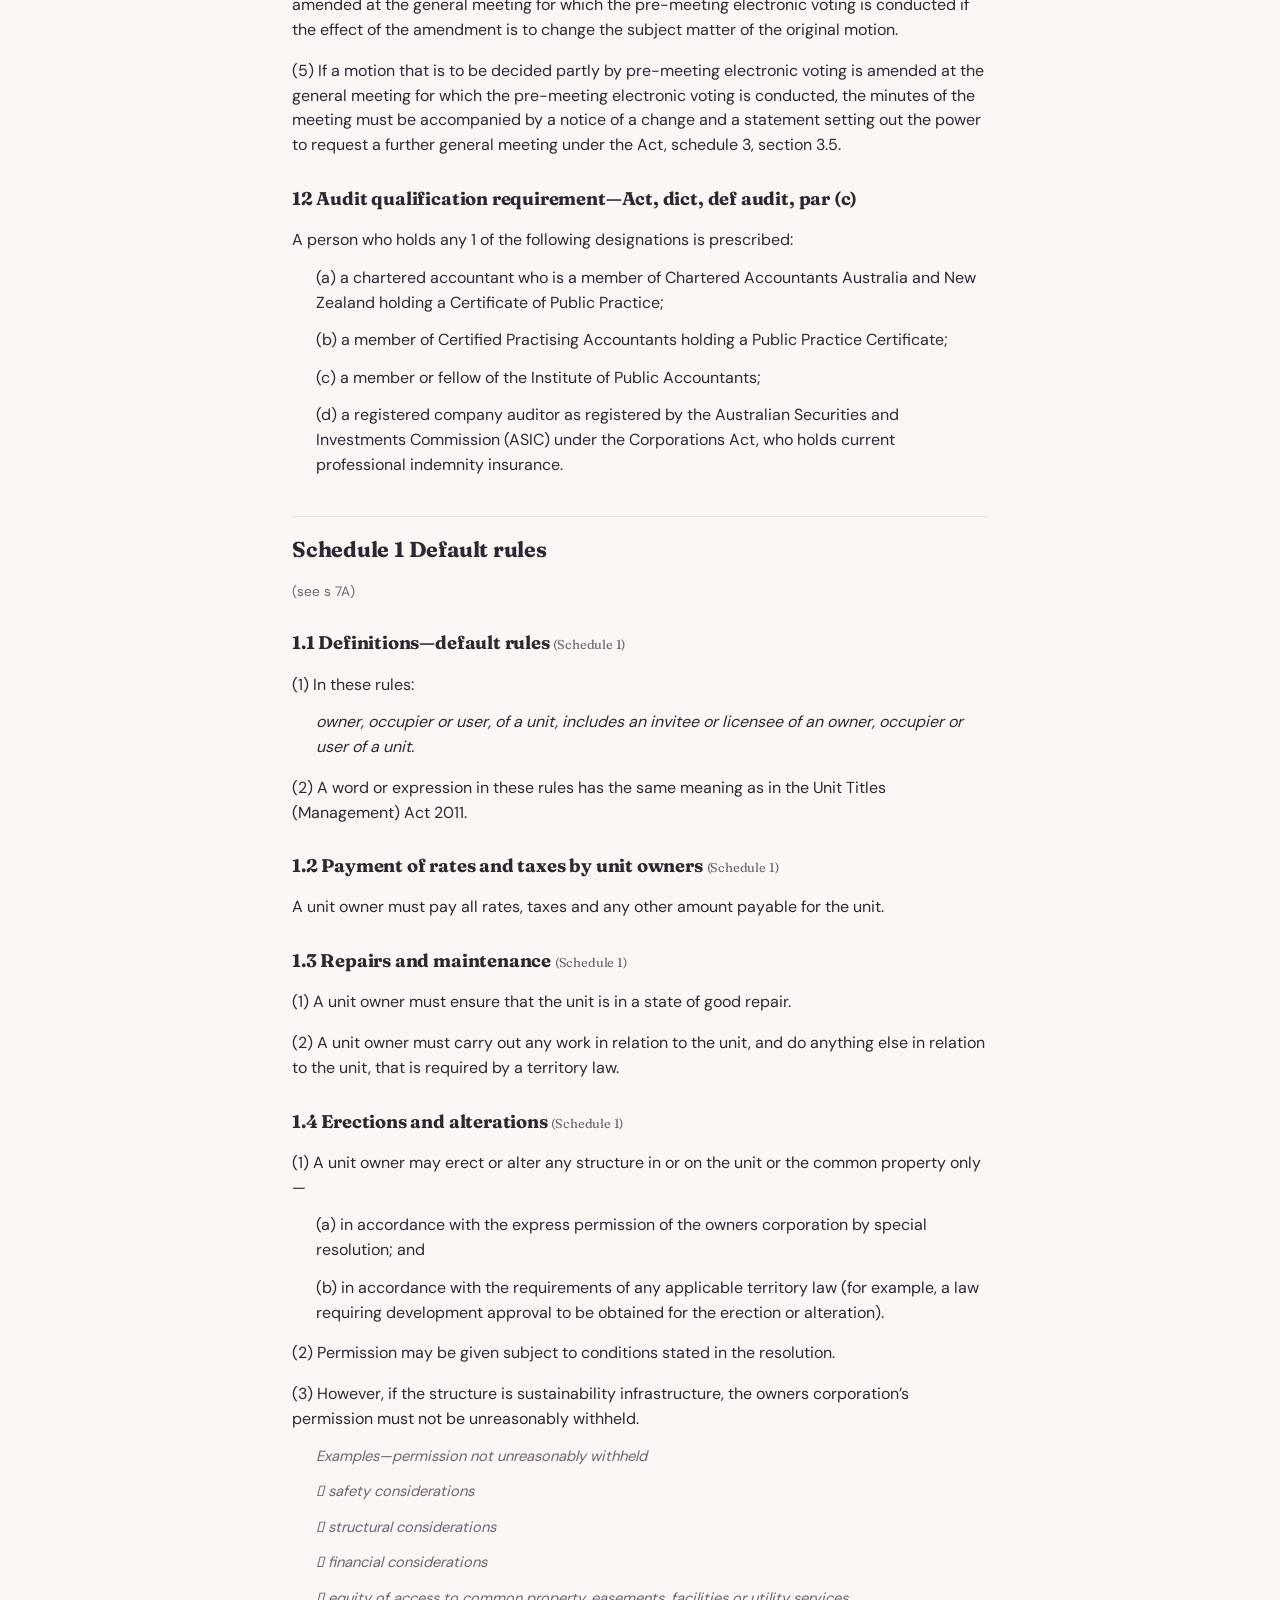
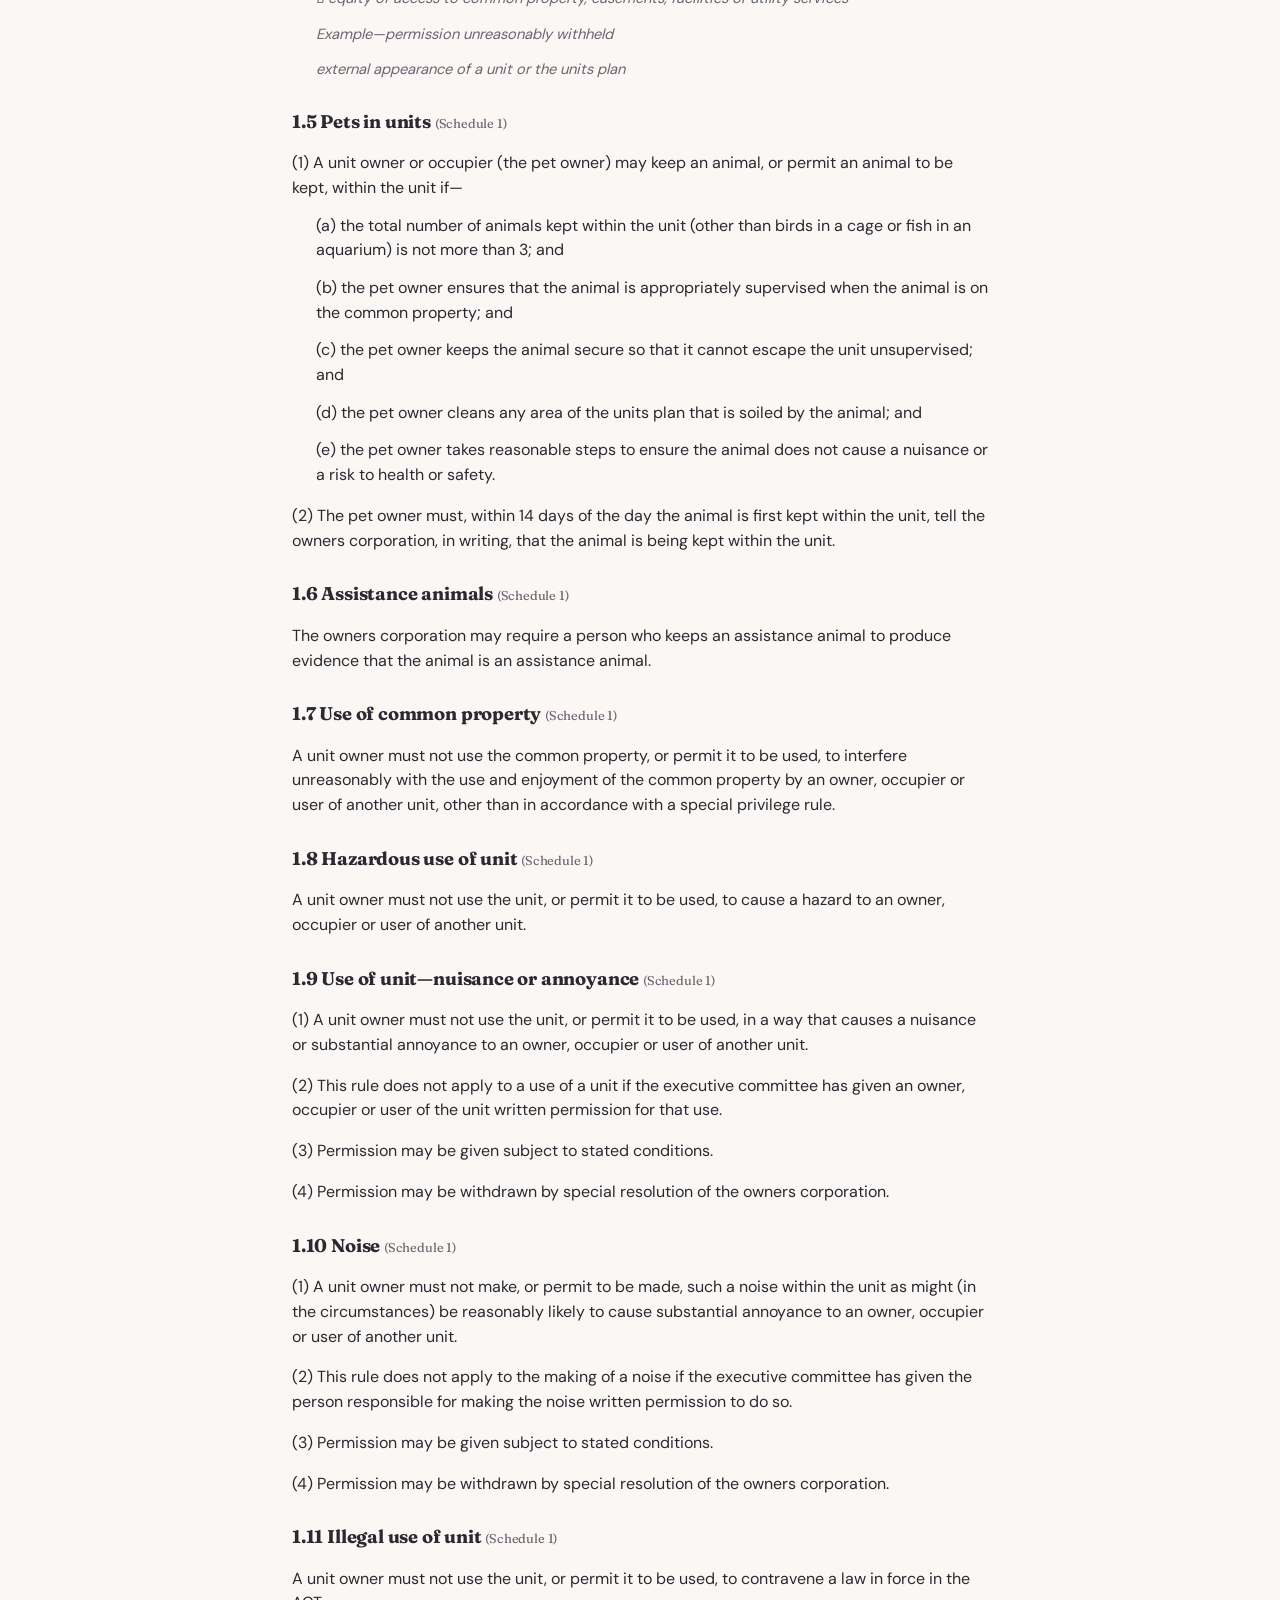
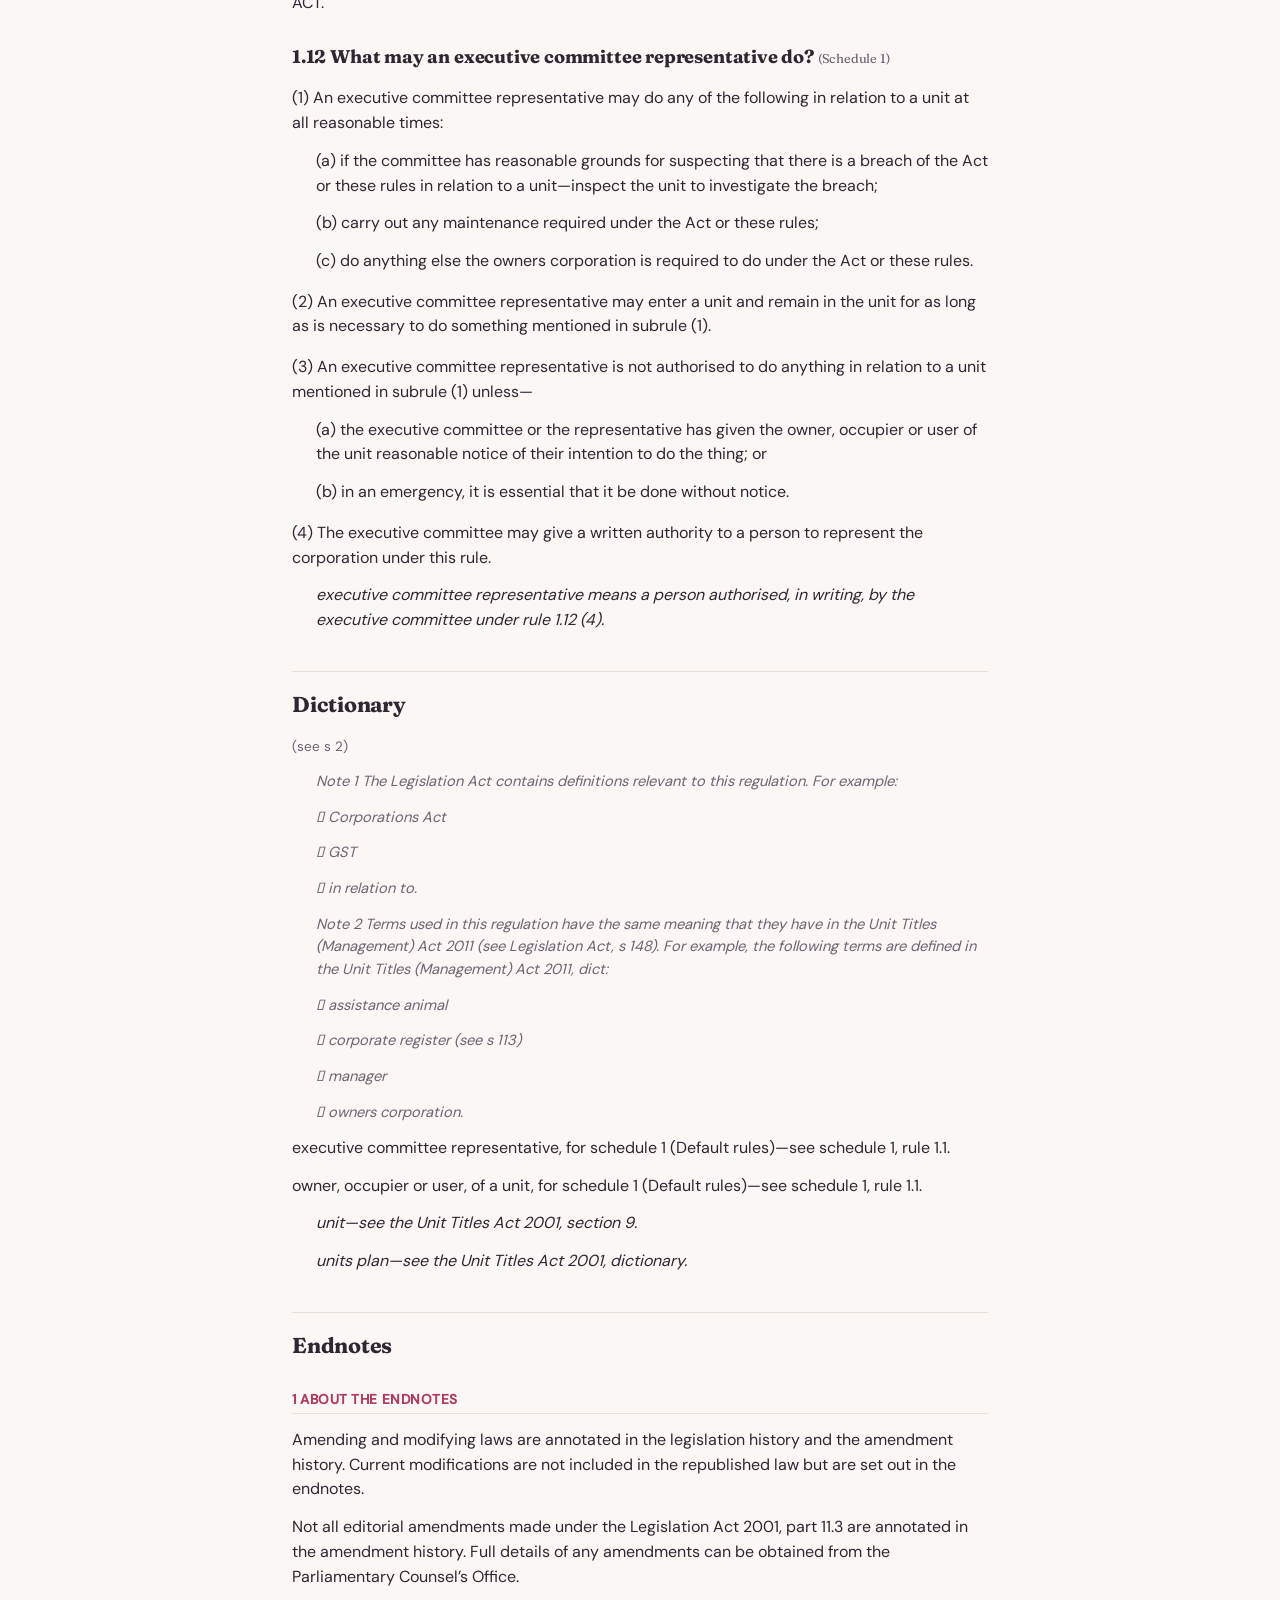
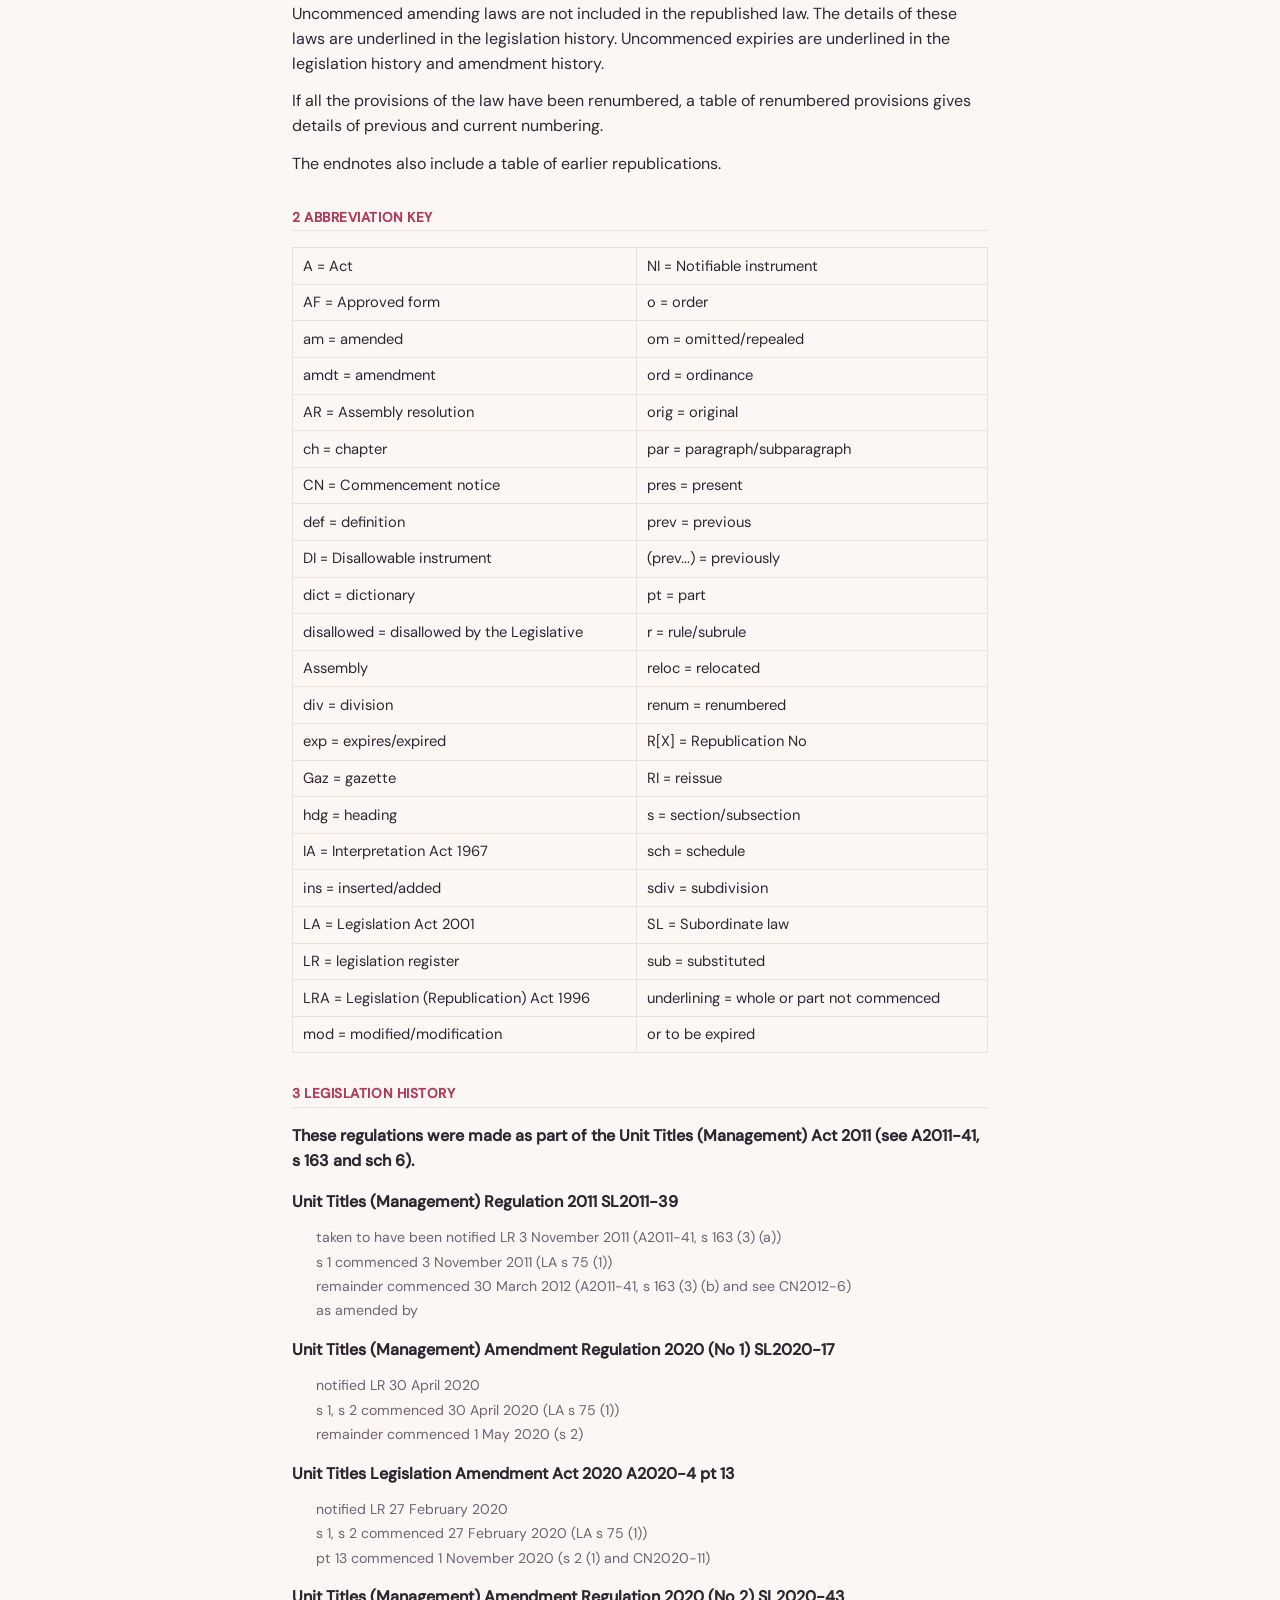
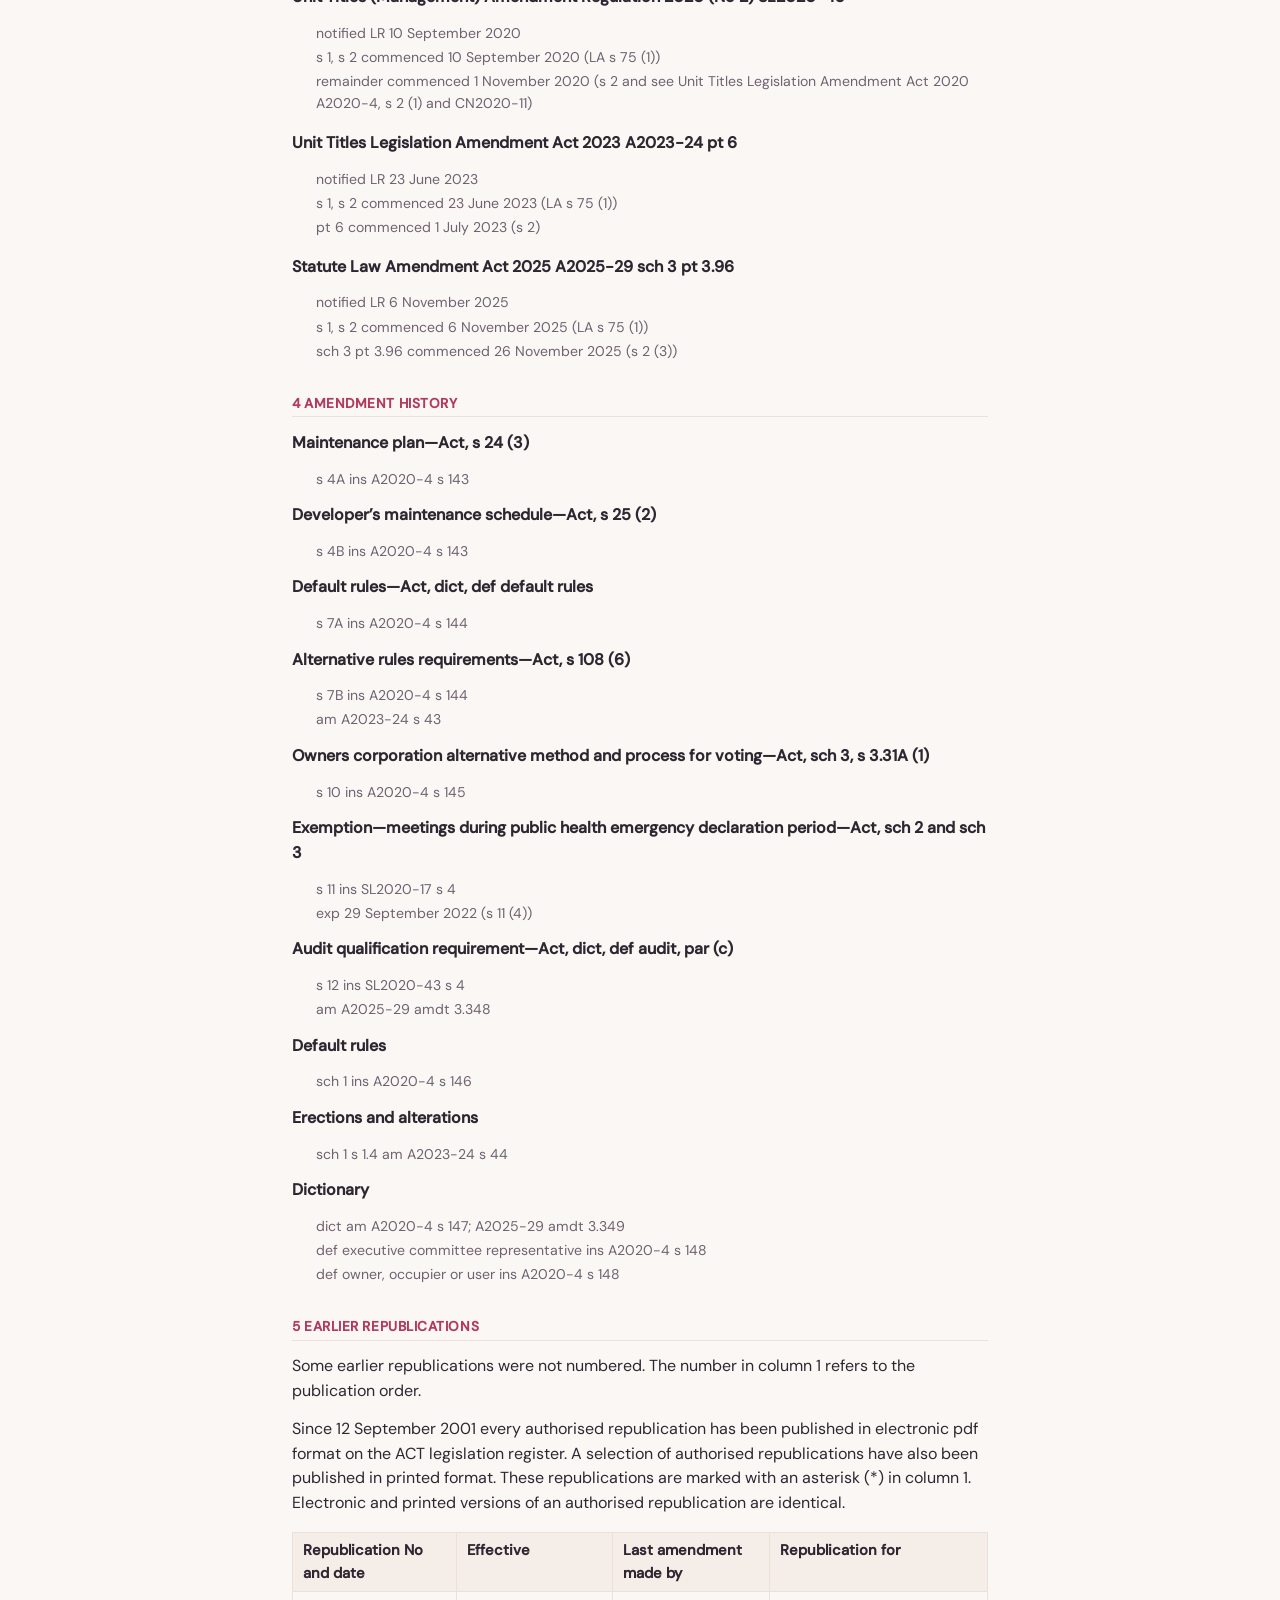
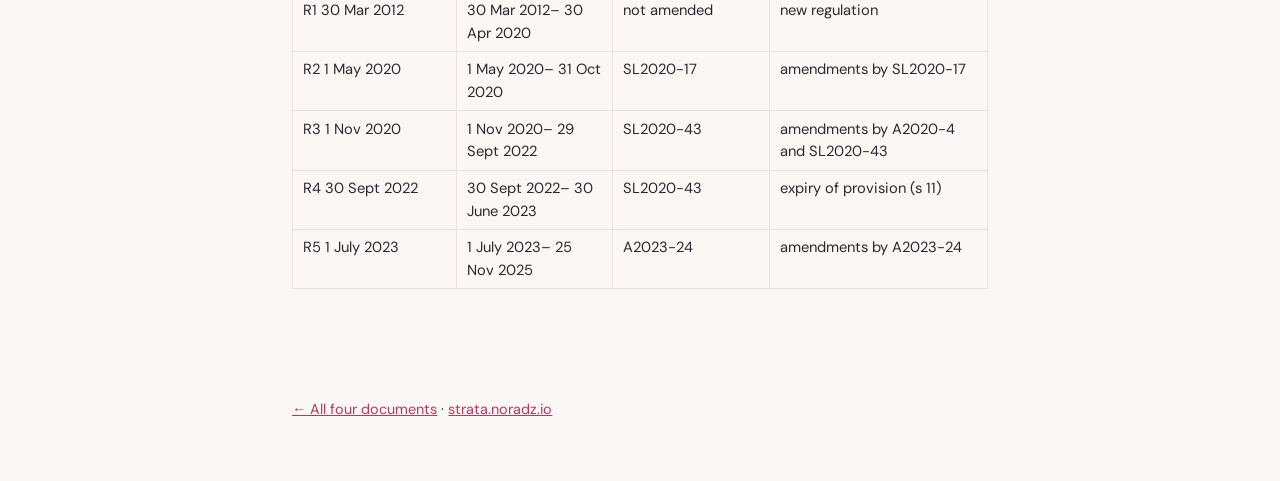
<file: legislation/unit-titles-management-regulation-2011.html>
<!doctype html>
<html lang="en-AU">
<head>
<meta charset="utf-8">
<title>Unit Titles (Management) Regulation 2011 (UTMR) — ACT strata legislation</title>
<meta name="description" content="Full text of the Unit Titles (Management) Regulation 2011 (SL2011-39), Australian Capital Territory, cited as UTMR.">
<meta name="viewport" content="width=device-width, initial-scale=1">
<link rel="icon" href="data:image/svg+xml,%3Csvg xmlns='http://www.w3.org/2000/svg' viewBox='0 0 32 32'%3E%3Crect width='32' height='32' rx='8' fill='%23b33a5f'/%3E%3Ccircle cx='16' cy='17' r='6' fill='none' stroke='%23fff' stroke-width='2'/%3E%3Cpath d='M11.13 13.5L20.87 13.5' stroke='%23fff' stroke-width='2' stroke-linecap='round'/%3E%3C/svg%3E">
<link rel="stylesheet" href="/assets/legislation.css">
</head>
<body>
<a class="skip-link" href="#main">Skip to content</a>
<nav class="kit-nav" aria-label="strata family">
  <a class="kit-nav-home" href="https://strata.noradz.io/">strata<span class="dot">.</span></a>
  <ul class="kit-nav-links">
    <li><a data-kit-id="lodger" href="https://lodger.noradz.io/">lodger</a></li>
    <li><a data-kit-id="former" href="https://former.noradz.io/">former</a></li>
    <li><a data-kit-id="noshow" href="https://noshow.noradz.io/">noshow</a></li>
    <li><a data-kit-id="stencil" href="https://stencil.noradz.io/">stencil</a></li>
    <li><a data-kit-id="forecast" href="https://forecast.noradz.io/">forecast</a></li>
    <li><a data-kit-id="legislation" aria-current="page" href="https://strata.noradz.io/legislation/">legislation</a></li>
  </ul>
</nav>
<nav class="doc-switch" aria-label="Other documents">
<ul>
<li><a href="unit-titles-act-2001.html">Unit Titles Act 2001 (UTA)</a></li>
<li><a href="community-title-act-2001.html">Community Title Act 2001 (CTA)</a></li>
<li><a href="unit-titles-management-act-2011.html">Unit Titles (Management) Act 2011 (UTMA)</a></li>
</ul>
</nav>
<main id="main">
<h1>Unit Titles (Management) Regulation 2011 (UTMR)</h1>
<p class="doc-meta">SL2011-39 (Regulation) &middot; cited here as UTMR &middot; Australian Capital Territory &middot; Effective: 26 November 2025 &middot; Republication No 6 &middot; Last amendment: A2025-29</p>
<p class="source-note">This page reproduces the full text of the <a href="https://www.legislation.act.gov.au/">ACT legislation register</a> republication. It is not an authorised legal copy &mdash; always confirm current provisions at <a href="https://www.legislation.act.gov.au/">legislation.act.gov.au</a>.</p>
<nav class="toc" aria-label="Table of contents">
<h2 class="toc-heading">Contents</h2>
<ul>
<li><a href="#sch-1">Schedule 1 Default rules</a>
</li>
<li><a href="#dictionary">Dictionary</a>
</li>
<li><a href="#endnotes">Endnotes</a>
<ul>
<li><a href="#endnote-1">1 About the endnotes</a>
</li>
<li><a href="#endnote-2">2 Abbreviation key</a>
</li>
<li><a href="#endnote-3">3 Legislation history</a>
</li>
<li><a href="#endnote-4">4 Amendment history</a>
</li>
<li><a href="#endnote-5">5 Earlier republications</a>
</li>
</ul>
</li>
</ul>
</nav>
<article>
<h3 id="s-1">1 Name of regulation</h3>
<p class="lead lead-return">This regulation is the Unit Titles (Management) Regulation 2011.</p>
<h3 id="s-2">2 Dictionary</h3>
<p class="lead lead-return">The dictionary at the end of this regulation is part of this regulation.</p>
<p class="note">Note 1 The dictionary at the end of this regulation defines certain terms used in this regulation, and includes references (signpost definitions) to other terms defined elsewhere.</p>
<p class="note">For example, the signpost definition ‘unit—see the Unit Titles Act 2001, section 9.’ means that the term ‘unit’ is defined in that section and the definition applies to this regulation.</p>
<p class="note">Note 2 A definition in the dictionary (including a signpost definition) applies to the entire regulation unless the definition, or another provision of the regulation, provides otherwise or the contrary intention otherwise appears (see Legislation Act, s 155 and s 156 (1)).</p>
<h3 id="s-3">3 Notes</h3>
<p class="lead lead-return">A note included in this regulation is explanatory and is not part of this regulation.</p>
<p class="note">Note See the Legislation Act, s 127 (1), (4) and (5) for the legal status of notes.</p>
<h3 id="s-4">4 Offences against regulation—application of Criminal Code etc</h3>
<p class="lead lead-return">Other legislation applies in relation to offences against this regulation.</p>
<p class="note">Note 1 Criminal Code</p>
<p class="note">The Criminal Code, ch 2 applies to all offences against this regulation (see Code, pt 2.1).</p>
<p class="note">The chapter sets out the general principles of criminal responsibility (including burdens of proof and general defences), and defines terms used for offences to which the Code applies (eg conduct, intention, recklessness and strict liability).</p>
<p class="note">Note 2 Penalty units</p>
<p class="note">The Legislation Act, s 133 deals with the meaning of offence penalties that are expressed in penalty units.</p>
<h3 id="s-4A">4A Maintenance plan—Act, s 24 (3)</h3>
<p class="lead lead-return">A maintenance plan must include the following:</p>
<p class="clause clause-a">(a) a plan for the maintenance and inspection of systems, equipment, structures and other things on the common property if the maintenance and inspection is reasonably required to avoid future damage to, or failure of, the thing including (if present) the following:</p>
<p class="clause clause-i">(i) exterior walls, guttering, downpipes and roof;</p>
<p class="clause clause-i">(ii) pools and surrounds, pool fencing and gates;</p>
<p class="clause clause-i">(iii) air conditioning, heating and ventilation systems;</p>
<p class="clause clause-i">(iv) lifts;</p>
<p class="clause clause-i">(v) fire protection equipment including sprinkler systems, fire alarms and smoke detectors;</p>
<p class="clause clause-i">(vi) security access systems;</p>
<p class="clause clause-i">(vii) electric vehicle charging stations and associated infrastructure;</p>
<p class="clause clause-i">(viii) embedded networks and micro-grids;</p>
<p class="clause clause-i">(vix) solar panels and associated equipment and any other sustainability infrastructure;</p>
<p class="clause clause-a">(b) as provided by the developer or as reasonably available—</p>
<p class="clause clause-i">(i) the warranties for systems, equipment or other things mentioned in the plan; and</p>
<p class="clause clause-i">(ii) any manuals or statement of maintenance requirements provided by the manufacturer of the system, equipment or other things mentioned in the plan; and</p>
<p class="clause clause-i">(iii) the name and contact details of the manufacturer and installer of the system, equipment or other things mentioned in the plan.</p>
<h3 id="s-4B">4B Developer’s maintenance schedule—Act, s 25 (2)</h3>
<p class="lead lead-return">The developer’s maintenance schedule must include the following:</p>
<p class="clause clause-a">(a) a schedule for maintenance and inspection of systems, equipment, structures and other things on the common property as required under section 4A (a) (i) to (vix);</p>
<p class="clause clause-a">(b) the warranties for systems, equipment or other things referred to in the schedule;</p>
<p class="clause clause-a">(c) any manuals or statement of maintenance requirements provided by the manufacturer of the system, equipment or other things referred to in the schedule;</p>
<p class="clause clause-a">(d) the name and contact details of the manufacturer and installer of the system, equipment or other things referred to in the schedule.</p>
<h3 id="s-5">5 Manager—minimum public liability insurance—Act, s 57 (2)</h3>
<p class="lead lead-return">The amount prescribed is $10 000 000.</p>
<h3 id="s-6">6 Exemption from building insurance requirements—Act, s 101 (1)</h3>
<p class="lead lead-return">The amount prescribed is $10 000.</p>
<h3 id="s-7">7 Minimum public liability insurance by owners corporation—Act, s 102 (2)</h3>
<p class="lead lead-return">The amount prescribed is $10 000 000.</p>
<h3 id="s-7A">7A Default rules—Act, dict, def default rules</h3>
<p class="lead lead-return">The default rules for an owners corporation are the rules set out in schedule 1.</p>
<h3 id="s-7B">7B Alternative rules requirements—Act, s 108 (6)</h3>
<p class="lead">(1) The alternative rules—</p>
<p class="clause clause-a">(a) may only modify default rule 1.4, rule 1.5 and rule 1.6; and</p>
<p class="clause clause-a">(b) must provide for the following:</p>
<p class="clause clause-i">(i) if the general fund contribution payable for each unit is not the proportional share for the unit of the total general fund contribution—the method for working out the contribution payable for each unit to the total general fund and the principle underlying the method;</p>
<p class="clause clause-i">(ii) if the sinking fund contribution payable for each unit is not the proportional share for the unit of the total sinking fund contribution—the method proposed for working out the contribution payable for each unit to the total sinking fund and the principle underlying the method; and</p>
<p class="example">Examples—underlying principle for par (b) (i) and par (b) (ii)</p>
<p class="example">1 the user pays principle</p>
<p class="example">2 fixed cost for each unit regardless of unit value</p>
<p class="clause clause-a">(c) may provide for any other matter that is consistent with the Act and the default rules (other than a matter the subject of default rule 1.4, rule 1.5 and rule 1.6).</p>
<p class="lead">(2) An alternative rule about the contribution method mentioned in subsection (1) (b) (i) or (ii) must be fair, taking into account—</p>
<p class="clause clause-a">(a) the structure of the units plan; and</p>
<p class="clause clause-a">(b) the nature of the buildings that are part of the units or common property of the units plan, including the features and character of the units and common property; and</p>
<p class="clause clause-a">(c) the purposes for which units are used including the likely impact of that use on the common property; and</p>
<p class="clause clause-a">(d) the extent to which the method imposes a burden on a unit that is commensurate with the use of that unit.</p>
<h3 id="s-8">8 Corporate register—maximum fee for access—Act, s 116 (3)</h3>
<p class="lead lead-return">The amount prescribed is $10 (plus any GST payable in relation to the amount).</p>
<h3 id="s-9">9 Costs of taking legal action—Act, sch 2, s 2.5 (2)</h3>
<p class="lead lead-return">The amount prescribed is the lesser of—</p>
<p class="clause clause-a">(a) $750 for each unit in the units plan; and</p>
<p class="clause clause-a">(b) $10 000.</p>
<h3 id="s-10">10 Owners corporation alternative method and process for voting—Act, sch 3, s 3.31A (1)</h3>
<p class="lead">(1) An owners corporation may adopt any of the following ways to vote on a matter to be decided by the owners corporation at a general meeting:</p>
<p class="clause clause-a">(a) voting in the meeting by teleconference, videoconference, email or other electronic means;</p>
<p class="clause clause-a">(b) voting on a motion by email or other electronic means before the meeting at which the matter (other than an election) is to be decided (pre-meeting electronic voting).</p>
<p class="example">Example—par (b)</p>
<p class="example">requiring members to access a voting website and to vote in accordance with instructions contained on that website</p>
<p class="lead">(2) For subsection (1) (b)—</p>
<p class="clause clause-a">(a) the owners corporation must ensure that members have reasonable access to facilities to vote; and</p>
<p class="clause clause-a">(b) information about how members can access the facilities must accompany the notice of the general meeting.</p>
<p class="example">Example—par (a)</p>
<p class="example">making computer facilities available to members who do not have a personal computer of their own during business hours</p>
<p class="lead">(3) A motion that is to be decided wholly by pre-meeting electronic voting may not be amended at the general meeting for which the pre-meeting electronic voting is conducted.</p>
<p class="lead">(4) A motion that is to be decided partly by pre-meeting electronic voting must not be amended at the general meeting for which the pre-meeting electronic voting is conducted if the effect of the amendment is to change the subject matter of the original motion.</p>
<p class="lead">(5) If a motion that is to be decided partly by pre-meeting electronic voting is amended at the general meeting for which the pre-meeting electronic voting is conducted, the minutes of the meeting must be accompanied by a notice of a change and a statement setting out the power to request a further general meeting under the Act, schedule 3, section 3.5.</p>
<h3 id="s-12">12 Audit qualification requirement—Act, dict, def audit, par (c)</h3>
<p class="lead lead-return">A person who holds any 1 of the following designations is prescribed:</p>
<p class="clause clause-a">(a) a chartered accountant who is a member of Chartered Accountants Australia and New Zealand holding a Certificate of Public Practice;</p>
<p class="clause clause-a">(b) a member of Certified Practising Accountants holding a Public Practice Certificate;</p>
<p class="clause clause-a">(c) a member or fellow of the Institute of Public Accountants;</p>
<p class="clause clause-a">(d) a registered company auditor as registered by the Australian Securities and Investments Commission (ASIC) under the Corporations Act, who holds current professional indemnity insurance.</p>
<h2 class="struct" id="sch-1">Schedule 1 Default rules</h2>
<p class="ref">(see s 7A)</p>
<h3 id="sch-1-s-1-1">1.1 Definitions—default rules <span class="heading-scope">(Schedule 1)</span></h3>
<p class="lead">(1) In these rules:</p>
<p class="def">owner, occupier or user, of a unit, includes an invitee or licensee of an owner, occupier or user of a unit.</p>
<p class="lead">(2) A word or expression in these rules has the same meaning as in the Unit Titles (Management) Act 2011.</p>
<h3 id="sch-1-s-1-2">1.2 Payment of rates and taxes by unit owners <span class="heading-scope">(Schedule 1)</span></h3>
<p class="lead lead-return">A unit owner must pay all rates, taxes and any other amount payable for the unit.</p>
<h3 id="sch-1-s-1-3">1.3 Repairs and maintenance <span class="heading-scope">(Schedule 1)</span></h3>
<p class="lead">(1) A unit owner must ensure that the unit is in a state of good repair.</p>
<p class="lead">(2) A unit owner must carry out any work in relation to the unit, and do anything else in relation to the unit, that is required by a territory law.</p>
<h3 id="sch-1-s-1-4">1.4 Erections and alterations <span class="heading-scope">(Schedule 1)</span></h3>
<p class="lead">(1) A unit owner may erect or alter any structure in or on the unit or the common property only—</p>
<p class="clause clause-a">(a) in accordance with the express permission of the owners corporation by special resolution; and</p>
<p class="clause clause-a">(b) in accordance with the requirements of any applicable territory law (for example, a law requiring development approval to be obtained for the erection or alteration).</p>
<p class="lead">(2) Permission may be given subject to conditions stated in the resolution.</p>
<p class="lead">(3) However, if the structure is sustainability infrastructure, the owners corporation’s permission must not be unreasonably withheld.</p>
<p class="example">Examples—permission not unreasonably withheld</p>
<p class="example"> safety considerations</p>
<p class="example"> structural considerations</p>
<p class="example"> financial considerations</p>
<p class="example"> equity of access to common property, easements, facilities or utility services</p>
<p class="example">Example—permission unreasonably withheld</p>
<p class="example">external appearance of a unit or the units plan</p>
<h3 id="sch-1-s-1-5">1.5 Pets in units <span class="heading-scope">(Schedule 1)</span></h3>
<p class="lead">(1) A unit owner or occupier (the pet owner) may keep an animal, or permit an animal to be kept, within the unit if—</p>
<p class="clause clause-a">(a) the total number of animals kept within the unit (other than birds in a cage or fish in an aquarium) is not more than 3; and</p>
<p class="clause clause-a">(b) the pet owner ensures that the animal is appropriately supervised when the animal is on the common property; and</p>
<p class="clause clause-a">(c) the pet owner keeps the animal secure so that it cannot escape the unit unsupervised; and</p>
<p class="clause clause-a">(d) the pet owner cleans any area of the units plan that is soiled by the animal; and</p>
<p class="clause clause-a">(e) the pet owner takes reasonable steps to ensure the animal does not cause a nuisance or a risk to health or safety.</p>
<p class="lead">(2) The pet owner must, within 14 days of the day the animal is first kept within the unit, tell the owners corporation, in writing, that the animal is being kept within the unit.</p>
<h3 id="sch-1-s-1-6">1.6 Assistance animals <span class="heading-scope">(Schedule 1)</span></h3>
<p class="lead lead-return">The owners corporation may require a person who keeps an assistance animal to produce evidence that the animal is an assistance animal.</p>
<h3 id="sch-1-s-1-7">1.7 Use of common property <span class="heading-scope">(Schedule 1)</span></h3>
<p class="lead lead-return">A unit owner must not use the common property, or permit it to be used, to interfere unreasonably with the use and enjoyment of the common property by an owner, occupier or user of another unit, other than in accordance with a special privilege rule.</p>
<h3 id="sch-1-s-1-8">1.8 Hazardous use of unit <span class="heading-scope">(Schedule 1)</span></h3>
<p class="lead lead-return">A unit owner must not use the unit, or permit it to be used, to cause a hazard to an owner, occupier or user of another unit.</p>
<h3 id="sch-1-s-1-9">1.9 Use of unit—nuisance or annoyance <span class="heading-scope">(Schedule 1)</span></h3>
<p class="lead">(1) A unit owner must not use the unit, or permit it to be used, in a way that causes a nuisance or substantial annoyance to an owner, occupier or user of another unit.</p>
<p class="lead">(2) This rule does not apply to a use of a unit if the executive committee has given an owner, occupier or user of the unit written permission for that use.</p>
<p class="lead">(3) Permission may be given subject to stated conditions.</p>
<p class="lead">(4) Permission may be withdrawn by special resolution of the owners corporation.</p>
<h3 id="sch-1-s-1-10">1.10 Noise <span class="heading-scope">(Schedule 1)</span></h3>
<p class="lead">(1) A unit owner must not make, or permit to be made, such a noise within the unit as might (in the circumstances) be reasonably likely to cause substantial annoyance to an owner, occupier or user of another unit.</p>
<p class="lead">(2) This rule does not apply to the making of a noise if the executive committee has given the person responsible for making the noise written permission to do so.</p>
<p class="lead">(3) Permission may be given subject to stated conditions.</p>
<p class="lead">(4) Permission may be withdrawn by special resolution of the owners corporation.</p>
<h3 id="sch-1-s-1-11">1.11 Illegal use of unit <span class="heading-scope">(Schedule 1)</span></h3>
<p class="lead lead-return">A unit owner must not use the unit, or permit it to be used, to contravene a law in force in the ACT.</p>
<h3 id="sch-1-s-1-12">1.12 What may an executive committee representative do? <span class="heading-scope">(Schedule 1)</span></h3>
<p class="lead">(1) An executive committee representative may do any of the following in relation to a unit at all reasonable times:</p>
<p class="clause clause-a">(a) if the committee has reasonable grounds for suspecting that there is a breach of the Act or these rules in relation to a unit—inspect the unit to investigate the breach;</p>
<p class="clause clause-a">(b) carry out any maintenance required under the Act or these rules;</p>
<p class="clause clause-a">(c) do anything else the owners corporation is required to do under the Act or these rules.</p>
<p class="lead">(2) An executive committee representative may enter a unit and remain in the unit for as long as is necessary to do something mentioned in subrule (1).</p>
<p class="lead">(3) An executive committee representative is not authorised to do anything in relation to a unit mentioned in subrule (1) unless—</p>
<p class="clause clause-a">(a) the executive committee or the representative has given the owner, occupier or user of the unit reasonable notice of their intention to do the thing; or</p>
<p class="clause clause-a">(b) in an emergency, it is essential that it be done without notice.</p>
<p class="lead">(4) The executive committee may give a written authority to a person to represent the corporation under this rule.</p>
<p class="def">executive committee representative means a person authorised, in writing, by the executive committee under rule 1.12 (4).</p>
<h2 class="struct" id="dictionary">Dictionary</h2>
<p class="ref">(see s 2)</p>
<p class="note">Note 1 The Legislation Act contains definitions relevant to this regulation. For example:</p>
<p class="note"> Corporations Act</p>
<p class="note"> GST</p>
<p class="note"> in relation to.</p>
<p class="note">Note 2 Terms used in this regulation have the same meaning that they have in the Unit Titles (Management) Act 2011 (see Legislation Act, s 148). For example, the following terms are defined in the Unit Titles (Management) Act 2011, dict:</p>
<p class="note"> assistance animal</p>
<p class="note"> corporate register (see s 113)</p>
<p class="note"> manager</p>
<p class="note"> owners corporation.</p>
<p class="lead lead-return">executive committee representative, for schedule 1 (Default rules)—see schedule 1, rule 1.1.</p>
<p class="lead lead-return">owner, occupier or user, of a unit, for schedule 1 (Default rules)—see schedule 1, rule 1.1.</p>
<p class="def">unit—see the Unit Titles Act 2001, section 9.</p>
<p class="def">units plan—see the Unit Titles Act 2001, dictionary.</p>
<h2 class="struct" id="endnotes">Endnotes</h2>
<h3 class="struct" id="endnote-1">1 About the endnotes</h3>
<p>Amending and modifying laws are annotated in the legislation history and the amendment history.  Current modifications are not included in the republished law but are set out in the endnotes.</p>
<p>Not all editorial amendments made under the Legislation Act 2001, part 11.3 are annotated in the amendment history.  Full details of any amendments can be obtained from the Parliamentary Counsel’s Office.</p>
<p>Uncommenced amending laws are not included in the republished law.  The details of these laws are underlined in the legislation history.  Uncommenced expiries are underlined in the legislation history and amendment history.</p>
<p>If all the provisions of the law have been renumbered, a table of renumbered provisions gives details of previous and current numbering.</p>
<p>The endnotes also include a table of earlier republications.</p>
<h3 class="struct" id="endnote-2">2 Abbreviation key</h3>
<div class="table-wrap">
<table>
<tr><td>A = Act</td><td>NI = Notifiable instrument</td></tr>
<tr><td>AF = Approved form</td><td>o = order</td></tr>
<tr><td>am = amended</td><td>om = omitted/repealed</td></tr>
<tr><td>amdt = amendment</td><td>ord = ordinance</td></tr>
<tr><td>AR = Assembly resolution</td><td>orig = original</td></tr>
<tr><td>ch = chapter</td><td>par = paragraph/subparagraph</td></tr>
<tr><td>CN = Commencement notice</td><td>pres = present</td></tr>
<tr><td>def = definition</td><td>prev = previous</td></tr>
<tr><td>DI = Disallowable instrument</td><td>(prev...) = previously</td></tr>
<tr><td>dict = dictionary</td><td>pt = part</td></tr>
<tr><td>disallowed = disallowed by the Legislative</td><td>r = rule/subrule</td></tr>
<tr><td>Assembly</td><td>reloc = relocated</td></tr>
<tr><td>div = division</td><td>renum = renumbered</td></tr>
<tr><td>exp = expires/expired</td><td>R[X] = Republication No</td></tr>
<tr><td>Gaz = gazette</td><td>RI = reissue</td></tr>
<tr><td>hdg = heading</td><td>s = section/subsection</td></tr>
<tr><td>IA = Interpretation Act 1967</td><td>sch = schedule</td></tr>
<tr><td>ins = inserted/added</td><td>sdiv = subdivision</td></tr>
<tr><td>LA = Legislation Act 2001</td><td>SL = Subordinate law</td></tr>
<tr><td>LR = legislation register</td><td>sub = substituted</td></tr>
<tr><td>LRA = Legislation (Republication) Act 1996</td><td>underlining = whole or part not commenced</td></tr>
<tr><td>mod = modified/modification</td><td>or to be expired</td></tr>
</table>
</div>
<h3 class="struct" id="endnote-3">3 Legislation history</h3>
<p class="amdt-act">These regulations were made as part of the Unit Titles (Management) Act 2011 (see A2011-41, s 163 and sch 6).</p>
<p class="amdt-act">Unit Titles (Management) Regulation 2011 SL2011-39</p>
<p class="amdt-detail">taken to have been notified LR 3 November 2011 (A2011-41, s 163 (3) (a))</p>
<p class="amdt-detail">s 1 commenced 3 November 2011 (LA s 75 (1))</p>
<p class="amdt-detail">remainder commenced 30 March 2012 (A2011-41, s 163 (3) (b) and see CN2012-6)</p>
<p class="amdt-detail">as amended by</p>
<p class="amdt-act">Unit Titles (Management) Amendment Regulation 2020 (No 1) SL2020-17</p>
<p class="amdt-detail">notified LR 30 April 2020</p>
<p class="amdt-detail">s 1, s 2 commenced 30 April 2020 (LA s 75 (1))</p>
<p class="amdt-detail">remainder commenced 1 May 2020 (s 2)</p>
<p class="amdt-act">Unit Titles Legislation Amendment Act 2020 A2020-4 pt 13</p>
<p class="amdt-detail">notified LR 27 February 2020</p>
<p class="amdt-detail">s 1, s 2 commenced 27 February 2020 (LA s 75 (1))</p>
<p class="amdt-detail">pt 13 commenced 1 November 2020 (s 2 (1) and CN2020-11)</p>
<p class="amdt-act">Unit Titles (Management) Amendment Regulation 2020 (No 2) SL2020-43</p>
<p class="amdt-detail">notified LR 10 September 2020</p>
<p class="amdt-detail">s 1, s 2 commenced 10 September 2020 (LA s 75 (1))</p>
<p class="amdt-detail">remainder commenced 1 November 2020 (s 2 and see Unit Titles Legislation Amendment Act 2020 A2020-4, s 2 (1) and CN2020-11)</p>
<p class="amdt-act">Unit Titles Legislation Amendment Act 2023 A2023-24 pt 6</p>
<p class="amdt-detail">notified LR 23 June 2023</p>
<p class="amdt-detail">s 1, s 2 commenced 23 June 2023 (LA s 75 (1))</p>
<p class="amdt-detail">pt 6 commenced 1 July 2023 (s 2)</p>
<p class="amdt-act">Statute Law Amendment Act 2025 A2025-29 sch 3 pt 3.96</p>
<p class="amdt-detail">notified LR 6 November 2025</p>
<p class="amdt-detail">s 1, s 2 commenced 6 November 2025 (LA s 75 (1))</p>
<p class="amdt-detail">sch 3 pt 3.96 commenced 26 November 2025 (s 2 (3))</p>
<h3 class="struct" id="endnote-4">4 Amendment history</h3>
<p class="amdt-head">Maintenance plan—Act, s 24 (3)</p>
<p class="amdt-entry">s 4A ins A2020-4 s 143</p>
<p class="amdt-head">Developer’s maintenance schedule—Act, s 25 (2)</p>
<p class="amdt-entry">s 4B ins A2020-4 s 143</p>
<p class="amdt-head">Default rules—Act, dict, def default rules</p>
<p class="amdt-entry">s 7A ins A2020-4 s 144</p>
<p class="amdt-head">Alternative rules requirements—Act, s 108 (6)</p>
<p class="amdt-entry">s 7B ins A2020-4 s 144</p>
<p class="amdt-entry">am A2023-24 s 43</p>
<p class="amdt-head">Owners corporation alternative method and process for voting—Act, sch 3, s 3.31A (1)</p>
<p class="amdt-entry">s 10 ins A2020-4 s 145</p>
<p class="amdt-head">Exemption—meetings during public health emergency declaration period—Act, sch 2 and sch 3</p>
<p class="amdt-entry">s 11 ins SL2020-17 s 4</p>
<p class="amdt-entry">exp 29 September 2022 (s 11 (4))</p>
<p class="amdt-head">Audit qualification requirement—Act, dict, def audit, par (c)</p>
<p class="amdt-entry">s 12 ins SL2020-43 s 4</p>
<p class="amdt-entry">am A2025-29 amdt 3.348</p>
<p class="amdt-head">Default rules</p>
<p class="amdt-entry">sch 1 ins A2020-4 s 146</p>
<p class="amdt-head">Erections and alterations</p>
<p class="amdt-entry">sch 1 s 1.4 am A2023-24 s 44</p>
<p class="amdt-head">Dictionary</p>
<p class="amdt-entry">dict am A2020-4 s 147; A2025-29 amdt 3.349</p>
<p class="amdt-entry">def executive committee representative ins A2020-4 s 148</p>
<p class="amdt-entry">def owner, occupier or user ins A2020-4 s 148</p>
<h3 class="struct" id="endnote-5">5 Earlier republications</h3>
<p>Some earlier republications were not numbered. The number in column 1 refers to the publication order.</p>
<p>Since 12 September 2001 every authorised republication has been published in electronic pdf format on the ACT legislation register.  A selection of authorised republications have also been published in printed format. These republications are marked with an asterisk (*) in column 1.  Electronic and printed versions of an authorised republication are identical.</p>
<div class="table-wrap">
<table>
<thead>
<tr><th>Republication No and date</th><th>Effective</th><th>Last amendment made by</th><th>Republication for</th></tr>
</thead>
<tbody>
<tr><td>R1
30 Mar 2012</td><td>30 Mar 2012–
30 Apr 2020</td><td>not amended</td><td>new regulation</td></tr>
<tr><td>R2
1 May 2020</td><td>1 May 2020–
31 Oct 2020</td><td>SL2020-17</td><td>amendments by SL2020-17</td></tr>
<tr><td>R3
1 Nov 2020</td><td>1 Nov 2020–
29 Sept 2022</td><td>SL2020-43</td><td>amendments by A2020-4 and SL2020-43</td></tr>
<tr><td>R4
30 Sept 2022</td><td>30 Sept 2022–
30 June 2023</td><td>SL2020-43</td><td>expiry of provision (s 11)</td></tr>
<tr><td>R5
1 July 2023</td><td>1 July 2023–
25 Nov 2025</td><td>A2023-24</td><td>amendments by A2023-24</td></tr>
</tbody>
</table>
</div>
</article>
</main>
<footer class="site-footer">
<p><a href="index.html">&larr; All four documents</a> &middot; <a href="/">strata.noradz.io</a></p>
</footer>
</body>
</html>
</file>
<file: assets/hub.css>
/* Self-hosted, not from a CDN: the family's sites make no third-party requests, and this
   one holds to that even though it has no CSP of its own to enforce it. Both faces are
   OFL-licensed; the licences are alongside the files in assets/fonts/. */
@font-face {
  font-family: 'Fraunces Variable';
  font-style: normal;
  font-display: swap;
  font-weight: 100 900;
  src: url('fonts/fraunces-latin-full-normal.woff2') format('woff2-variations');
  unicode-range: U+0000-00FF, U+0131, U+0152-0153, U+02BB-02BC, U+02C6, U+02DA, U+02DC, U+2000-206F, U+2074, U+20AC, U+2122, U+2191, U+2193, U+2212, U+2215, U+FEFF, U+FFFD;
}
@font-face {
  font-family: 'DM Sans';
  font-style: normal;
  font-display: swap;
  font-weight: 400;
  src: url('fonts/dm-sans-latin-400-normal.woff2') format('woff2');
  unicode-range: U+0000-00FF, U+0131, U+0152-0153, U+02BB-02BC, U+02C6, U+02DA, U+02DC, U+2000-206F, U+2074, U+20AC, U+2122, U+2191, U+2193, U+2212, U+2215, U+FEFF, U+FFFD;
}
@font-face {
  font-family: 'DM Sans';
  font-style: normal;
  font-display: swap;
  font-weight: 500;
  src: url('fonts/dm-sans-latin-500-normal.woff2') format('woff2');
  unicode-range: U+0000-00FF, U+0131, U+0152-0153, U+02BB-02BC, U+02C6, U+02DA, U+02DC, U+2000-206F, U+2074, U+20AC, U+2122, U+2191, U+2193, U+2212, U+2215, U+FEFF, U+FFFD;
}

/*
  strata-kit — the shared identity for the strata family of sites.

  This file is the canonical home of what used to be called "the lodger theme": the macaron
  palette, its type stack, and the slim navigation bar that ties the sites together. lodger's
  src/css/style.css and former's were the origin; both now import this file instead of carrying
  their own copy of the tokens, so a palette fix happens once.

  Deliberately not the noradz "Signal" system. These are tools people sit in front of for an
  hour at a time in an office, so the palette is warm rather than severe: confectionery pastels
  on a meringue ground, with a deep aubergine ink carrying the text.

  The rule that keeps a pastel scheme readable: the macarons are surfaces, fills and borders,
  never text colours. Every text tier's contrast ratio against its ground is recorded beside it
  and clears WCAG AA. Canonical values and their derivation: ~/git/workbench/lodger/SPEC.md,
  "Palette and type".

  What this file does NOT contain: page layout. Each site owns its own shell, masthead and
  components and builds them on these tokens. The kit is identity and navigation, nothing more.
*/

:root {
  color-scheme: light dark;

  /* Grounds */
  --ground: #fbf7f4;
  --surface: #ffffff;
  --surface-sunk: #f4ede8;
  --border: #ebe0da;
  --border-strong: #ddcec6;

  /* Ink — never pure black; a deep aubergine reads warmer against a warm ground */
  --ink: #2e2732;        /* 13.6:1 on ground */
  --ink-soft: #5a4e5d;   /*  7.4:1 */
  --ink-faint: #6f6272;  /*  5.4:1 */

  /* Action and status */
  --accent: #b33a5f;         /* white on it: 5.7:1 */
  --accent-text: #b33a5f;    /* 5.4:1 on ground */
  --accent-hover: #9c3053;
  --on-accent: #ffffff;
  --warn: #8a5a12;           /* 5.6:1 */
  --refuse: #a32f4f;         /* 6.4:1 */
  --ok: #2c6e4f;             /* 5.7:1 */

  /* The macarons. Each has a job rather than being sprinkled about. */
  --pistachio: #b8dec8;
  --rose: #f6c1ce;
  --lavender: #cdbdeb;
  --lemon: #faecb4;
  --caramel: #ebcba6;
  --bleuet: #b9d3ee;

  --shadow-soft: 0 1px 2px rgb(46 39 50 / 4%), 0 6px 20px rgb(46 39 50 / 6%);
  --shadow-lift: 0 2px 4px rgb(46 39 50 / 6%), 0 12px 32px rgb(46 39 50 / 10%);

  --radius-card: 14px;
  --radius-control: 9px;

  --font-display: 'Fraunces Variable', 'Fraunces', georgia, 'Times New Roman', serif;
  --font-body: 'DM Sans', -apple-system, blinkmacsystemfont, 'Segoe UI', helvetica, sans-serif;
  --font-mono: 'DM Mono', ui-monospace, 'SF Mono', menlo, monospace;
}

/*
  Declared as a mixin-by-duplication rather than with a media query alone: the toggle stamps
  data-theme on <html>, and it has to win in both directions — a light choice on a dark system
  as much as the reverse. The media-query block covers "the system says dark and the toggle
  hasn't overridden it"; the plain [data-theme='dark'] block after it covers "the toggle says
  dark regardless of the system". There is no [data-theme='light'] block because the base
  :root above already is the light theme.
*/
@media (prefers-color-scheme: dark) {
  :root:not([data-theme='light']) {
    --ground: #1e1922;
    --surface: #29222e;
    --surface-sunk: #171319;
    --border: #3a3040;
    --border-strong: #4b3f52;

    --ink: #f5eff3;        /* 15.2:1 on ground */
    --ink-soft: #c6b8c8;   /*  9.1:1 */
    --ink-faint: #a295a6;  /*  6.1:1 */

    --accent: #b33a5f;
    --accent-text: #f58ba8; /* 7.5:1 */
    --accent-hover: #c8446d;
    --warn: #e8b978;        /* 9.6:1 */
    --refuse: #f2879f;      /* 7.2:1 */
    --ok: #7ed2a6;          /* 9.6:1 */

    /* Same hues, brought down to surface weight rather than inverted. */
    --pistachio: #3e5f51;
    --rose: #5e3746;
    --lavender: #463b5c;
    --lemon: #5c5334;
    --caramel: #5a4536;
    --bleuet: #37485e;

    --shadow-soft: 0 1px 2px rgb(0 0 0 / 20%), 0 6px 20px rgb(0 0 0 / 24%);
    --shadow-lift: 0 2px 4px rgb(0 0 0 / 24%), 0 12px 32px rgb(0 0 0 / 32%);
  }
}

:root[data-theme='dark'] {
  --ground: #1e1922;
  --surface: #29222e;
  --surface-sunk: #171319;
  --border: #3a3040;
  --border-strong: #4b3f52;

  --ink: #f5eff3;        /* 15.2:1 on ground */
  --ink-soft: #c6b8c8;   /*  9.1:1 */
  --ink-faint: #a295a6;  /*  6.1:1 */

  --accent: #b33a5f;
  --accent-text: #f58ba8; /* 7.5:1 */
  --accent-hover: #c8446d;
  --warn: #e8b978;        /* 9.6:1 */
  --refuse: #f2879f;      /* 7.2:1 */
  --ok: #7ed2a6;          /* 9.6:1 */

  /* Same hues, brought down to surface weight rather than inverted. */
  --pistachio: #3e5f51;
  --rose: #5e3746;
  --lavender: #463b5c;
  --lemon: #5c5334;
  --caramel: #5a4536;
  --bleuet: #37485e;

  --shadow-soft: 0 1px 2px rgb(0 0 0 / 20%), 0 6px 20px rgb(0 0 0 / 24%);
  --shadow-lift: 0 2px 4px rgb(0 0 0 / 24%), 0 12px 32px rgb(0 0 0 / 32%);
}

/* --- The family bar ------------------------------------------------------------------- */

/*
  A slim bar across the top of every site in the family, generated from projects.json by
  build.mjs into nav.html and inlined at each site's build time. It is markup and CSS only —
  no script, no fetch — because lodger and former ship a Content-Security-Policy with no
  connect-src, and a nav that phoned home would break the guarantee those sites are built on.

  Sticky rather than fixed: it scrolls with a long legislation page for a moment, then holds,
  which keeps it out of the way of a tool's own masthead on first paint.
*/
.kit-nav {
  position: sticky;
  top: 0;
  z-index: 20;
  display: flex;
  flex-wrap: wrap;
  align-items: baseline;
  gap: 4px 18px;
  padding: 9px 24px;
  background: color-mix(in srgb, var(--ground) 88%, transparent);
  backdrop-filter: blur(8px);
  border-bottom: 1px solid var(--border);
  font-family: var(--font-body);
  font-size: 0.83rem;
}

.kit-nav-home {
  font-family: var(--font-display);
  font-variation-settings: 'SOFT' 30;
  font-weight: 600;
  font-size: 0.95rem;
  letter-spacing: -0.01em;
  color: var(--ink);
  text-decoration: none;
}

.kit-nav-home .dot {
  color: var(--accent-text);
}

.kit-nav-home:hover {
  color: var(--accent-text);
}

.kit-nav-links {
  display: flex;
  flex-wrap: wrap;
  gap: 4px 16px;
  margin: 0;
  padding: 0;
  list-style: none;
}

.kit-nav a {
  color: var(--ink-soft);
  text-decoration: none;
  border-bottom: 1px solid transparent;
  padding-bottom: 1px;
}

.kit-nav a:hover {
  color: var(--ink);
  border-bottom-color: var(--border-strong);
}

/*
  The current site is still rendered as a link — it is a real URL and middle-clicking it should
  work — but marked with aria-current so it reads as "here" to a screen reader as well as to
  the eye.
*/
.kit-nav a[aria-current='page'] {
  color: var(--ink);
  border-bottom-color: var(--accent);
}

.kit-nav a:focus-visible,
.kit-nav-home:focus-visible {
  outline: 2px solid var(--accent);
  outline-offset: 3px;
  border-radius: 3px;
}

@media (width <= 560px) {
  .kit-nav {
    padding: 8px 16px;
  }
}

/* --- Shared primitives ---------------------------------------------------------------- */

.visually-hidden {
  position: absolute;
  width: 1px;
  height: 1px;
  margin: -1px;
  padding: 0;
  overflow: hidden;
  clip-path: inset(50%);
  white-space: nowrap;
}

* { box-sizing: border-box; }

body {
  background: var(--ground);
  color: var(--ink);
  font-family: var(--font-body);
  line-height: 1.55;
  margin: 0;
  padding: 0;
  -webkit-font-smoothing: antialiased;
}

.skip-link {
  position: absolute;
  left: -999px;
  top: 0;
  background: var(--surface-sunk);
  color: var(--ink);
  padding: 0.5rem 1rem;
}
.skip-link:focus { left: 0; z-index: 30; }

a { color: var(--accent-text); }


/* The wash at the top of the page, carried over from lodger so the hub reads as the same
   product as the tools it links to. */
body::before {
  content: '';
  position: fixed;
  inset: 0 0 auto;
  height: 420px;
  background:
    radial-gradient(60% 100% at 12% 0%, color-mix(in srgb, var(--rose) 46%, transparent), transparent 70%),
    radial-gradient(52% 100% at 88% 0%, color-mix(in srgb, var(--bleuet) 42%, transparent), transparent 70%),
    radial-gradient(40% 80% at 50% 0%, color-mix(in srgb, var(--lemon) 34%, transparent), transparent 75%);
  pointer-events: none;
  z-index: 0;
}

.shell {
  position: relative;
  z-index: 1;
  max-width: 900px;
  margin: 0 auto;
  padding: 40px 24px 96px;
}

.masthead {
  position: relative;
  margin-bottom: 36px;
  padding-right: 120px;
}

.wordmark {
  margin: 0;
  font-family: var(--font-display);
  font-optical-sizing: auto;
  font-variation-settings: 'SOFT' 40, 'WONK' 1;
  font-weight: 600;
  font-size: clamp(2.6rem, 6vw, 3.6rem);
  letter-spacing: -0.02em;
  line-height: 1;
}

.wordmark .dot { color: var(--accent-text); }

.tagline {
  margin: 10px 0 0;
  max-width: 54ch;
  color: var(--ink-soft);
  font-size: 1.05rem;
}

.theme-toggle {
  position: absolute;
  top: 4px;
  right: 0;
  display: inline-flex;
  align-items: center;
  gap: 7px;
  padding: 7px 13px;
  border: 1px solid var(--border);
  border-radius: 999px;
  background: var(--surface);
  color: var(--ink-soft);
  font-family: var(--font-body);
  font-size: 0.8rem;
  cursor: pointer;
  box-shadow: var(--shadow-soft);
}
.theme-toggle:hover { color: var(--ink); border-color: var(--border-strong); }
.theme-toggle:focus-visible { outline: 2px solid var(--accent); outline-offset: 3px; }

.cards {
  list-style: none;
  margin: 0;
  padding: 0;
  display: grid;
  grid-template-columns: repeat(auto-fit, minmax(260px, 1fr));
  gap: 20px;
}

.card {
  position: relative;
  background: var(--surface);
  border: 1px solid var(--border);
  border-radius: var(--radius-card);
  box-shadow: var(--shadow-soft);
  padding: 22px 22px 60px;
  /* The macaron edge is what distinguishes one card from the next at a glance; it is a
     surface, never a text colour, which is the rule that keeps the pastel palette readable. */
  border-top: 4px solid var(--border-strong);
}
.card-legislation { border-top-color: var(--lavender); }
.card-lodger { border-top-color: var(--rose); }
.card-former { border-top-color: var(--bleuet); }
.card-noshow { border-top-color: var(--pistachio); }
.card-stencil { border-top-color: var(--caramel); }
.card-forecast { border-top-color: var(--lemon); }

.card h2 {
  margin: 0 0 8px;
  font-family: var(--font-display);
  font-variation-settings: 'SOFT' 30;
  font-weight: 600;
  font-size: 1.3rem;
  letter-spacing: -0.01em;
}
.card h2 a { text-decoration: none; color: var(--ink); }
.card h2 a:hover { color: var(--accent-text); }

.chip {
  margin-left: 8px;
  padding: 2px 9px;
  border-radius: 999px;
  background: var(--lemon);
  color: var(--ink);
  font-family: var(--font-body);
  font-size: 0.7rem;
  font-weight: 500;
  text-transform: lowercase;
  vertical-align: middle;
}

.card-summary { margin: 0 0 10px; color: var(--ink); font-weight: 500; }
.card-blurb { margin: 0; color: var(--ink-soft); font-size: 0.92rem; }

.card-visit {
  /* Absolute against the tile itself, not the text flow — so it lands in the same corner of
     every card regardless of blurb length, and doesn't depend on flexbox stretch behaviour
     that some browsers (Safari included) get wrong on a grid item. */
  position: absolute;
  right: 22px;
  bottom: 22px;
  display: inline-flex;
  align-items: center;
  gap: 5px;
  padding: 6px 13px;
  border-radius: 999px;
  /* Filled with the same macaron as the card's top edge — a surface, never a text colour,
     so it pairs with --ink rather than carrying the colour itself. */
  color: var(--ink);
  font-family: var(--font-body);
  font-size: 0.78rem;
  font-weight: 500;
  text-decoration: none;
  box-shadow: var(--shadow-soft);
  transition: box-shadow 0.15s ease, transform 0.15s ease;
}
.card-legislation .card-visit { background: var(--lavender); }
.card-lodger .card-visit { background: var(--rose); }
.card-former .card-visit { background: var(--bleuet); }
.card-noshow .card-visit { background: var(--pistachio); }
.card-stencil .card-visit { background: var(--caramel); }
.card-forecast .card-visit { background: var(--lemon); }
.card-visit svg { flex: none; }
.card-visit:hover { box-shadow: var(--shadow-lift); transform: translate(1px, -1px); }
.card-visit:focus-visible { outline: 2px solid var(--accent); outline-offset: 3px; }

.about {
  margin-top: 48px;
  max-width: 62ch;
}
.about h2 {
  font-family: var(--font-display);
  font-variation-settings: 'SOFT' 30;
  font-weight: 600;
  font-size: 1.15rem;
  margin: 0 0 10px;
}
.about p { color: var(--ink-soft); margin: 0 0 12px; }
.about .caveat { color: var(--ink-faint); font-size: 0.9rem; }

@media (prefers-reduced-motion: reduce) {
  * { animation-duration: 0.01ms !important; transition-duration: 0.01ms !important; }
}
</file>
<file: assets/legislation.css>
/* Self-hosted, not from a CDN: the family's sites make no third-party requests, and this
   one holds to that even though it has no CSP of its own to enforce it. Both faces are
   OFL-licensed; the licences are alongside the files in assets/fonts/. */
@font-face {
  font-family: 'Fraunces Variable';
  font-style: normal;
  font-display: swap;
  font-weight: 100 900;
  src: url('fonts/fraunces-latin-full-normal.woff2') format('woff2-variations');
  unicode-range: U+0000-00FF, U+0131, U+0152-0153, U+02BB-02BC, U+02C6, U+02DA, U+02DC, U+2000-206F, U+2074, U+20AC, U+2122, U+2191, U+2193, U+2212, U+2215, U+FEFF, U+FFFD;
}
@font-face {
  font-family: 'DM Sans';
  font-style: normal;
  font-display: swap;
  font-weight: 400;
  src: url('fonts/dm-sans-latin-400-normal.woff2') format('woff2');
  unicode-range: U+0000-00FF, U+0131, U+0152-0153, U+02BB-02BC, U+02C6, U+02DA, U+02DC, U+2000-206F, U+2074, U+20AC, U+2122, U+2191, U+2193, U+2212, U+2215, U+FEFF, U+FFFD;
}
@font-face {
  font-family: 'DM Sans';
  font-style: normal;
  font-display: swap;
  font-weight: 500;
  src: url('fonts/dm-sans-latin-500-normal.woff2') format('woff2');
  unicode-range: U+0000-00FF, U+0131, U+0152-0153, U+02BB-02BC, U+02C6, U+02DA, U+02DC, U+2000-206F, U+2074, U+20AC, U+2122, U+2191, U+2193, U+2212, U+2215, U+FEFF, U+FFFD;
}

/*
  strata-kit — the shared identity for the strata family of sites.

  This file is the canonical home of what used to be called "the lodger theme": the macaron
  palette, its type stack, and the slim navigation bar that ties the sites together. lodger's
  src/css/style.css and former's were the origin; both now import this file instead of carrying
  their own copy of the tokens, so a palette fix happens once.

  Deliberately not the noradz "Signal" system. These are tools people sit in front of for an
  hour at a time in an office, so the palette is warm rather than severe: confectionery pastels
  on a meringue ground, with a deep aubergine ink carrying the text.

  The rule that keeps a pastel scheme readable: the macarons are surfaces, fills and borders,
  never text colours. Every text tier's contrast ratio against its ground is recorded beside it
  and clears WCAG AA. Canonical values and their derivation: ~/git/workbench/lodger/SPEC.md,
  "Palette and type".

  What this file does NOT contain: page layout. Each site owns its own shell, masthead and
  components and builds them on these tokens. The kit is identity and navigation, nothing more.
*/

:root {
  color-scheme: light dark;

  /* Grounds */
  --ground: #fbf7f4;
  --surface: #ffffff;
  --surface-sunk: #f4ede8;
  --border: #ebe0da;
  --border-strong: #ddcec6;

  /* Ink — never pure black; a deep aubergine reads warmer against a warm ground */
  --ink: #2e2732;        /* 13.6:1 on ground */
  --ink-soft: #5a4e5d;   /*  7.4:1 */
  --ink-faint: #6f6272;  /*  5.4:1 */

  /* Action and status */
  --accent: #b33a5f;         /* white on it: 5.7:1 */
  --accent-text: #b33a5f;    /* 5.4:1 on ground */
  --accent-hover: #9c3053;
  --on-accent: #ffffff;
  --warn: #8a5a12;           /* 5.6:1 */
  --refuse: #a32f4f;         /* 6.4:1 */
  --ok: #2c6e4f;             /* 5.7:1 */

  /* The macarons. Each has a job rather than being sprinkled about. */
  --pistachio: #b8dec8;
  --rose: #f6c1ce;
  --lavender: #cdbdeb;
  --lemon: #faecb4;
  --caramel: #ebcba6;
  --bleuet: #b9d3ee;

  --shadow-soft: 0 1px 2px rgb(46 39 50 / 4%), 0 6px 20px rgb(46 39 50 / 6%);
  --shadow-lift: 0 2px 4px rgb(46 39 50 / 6%), 0 12px 32px rgb(46 39 50 / 10%);

  --radius-card: 14px;
  --radius-control: 9px;

  --font-display: 'Fraunces Variable', 'Fraunces', georgia, 'Times New Roman', serif;
  --font-body: 'DM Sans', -apple-system, blinkmacsystemfont, 'Segoe UI', helvetica, sans-serif;
  --font-mono: 'DM Mono', ui-monospace, 'SF Mono', menlo, monospace;
}

/*
  Declared as a mixin-by-duplication rather than with a media query alone: the toggle stamps
  data-theme on <html>, and it has to win in both directions — a light choice on a dark system
  as much as the reverse. The media-query block covers "the system says dark and the toggle
  hasn't overridden it"; the plain [data-theme='dark'] block after it covers "the toggle says
  dark regardless of the system". There is no [data-theme='light'] block because the base
  :root above already is the light theme.
*/
@media (prefers-color-scheme: dark) {
  :root:not([data-theme='light']) {
    --ground: #1e1922;
    --surface: #29222e;
    --surface-sunk: #171319;
    --border: #3a3040;
    --border-strong: #4b3f52;

    --ink: #f5eff3;        /* 15.2:1 on ground */
    --ink-soft: #c6b8c8;   /*  9.1:1 */
    --ink-faint: #a295a6;  /*  6.1:1 */

    --accent: #b33a5f;
    --accent-text: #f58ba8; /* 7.5:1 */
    --accent-hover: #c8446d;
    --warn: #e8b978;        /* 9.6:1 */
    --refuse: #f2879f;      /* 7.2:1 */
    --ok: #7ed2a6;          /* 9.6:1 */

    /* Same hues, brought down to surface weight rather than inverted. */
    --pistachio: #3e5f51;
    --rose: #5e3746;
    --lavender: #463b5c;
    --lemon: #5c5334;
    --caramel: #5a4536;
    --bleuet: #37485e;

    --shadow-soft: 0 1px 2px rgb(0 0 0 / 20%), 0 6px 20px rgb(0 0 0 / 24%);
    --shadow-lift: 0 2px 4px rgb(0 0 0 / 24%), 0 12px 32px rgb(0 0 0 / 32%);
  }
}

:root[data-theme='dark'] {
  --ground: #1e1922;
  --surface: #29222e;
  --surface-sunk: #171319;
  --border: #3a3040;
  --border-strong: #4b3f52;

  --ink: #f5eff3;        /* 15.2:1 on ground */
  --ink-soft: #c6b8c8;   /*  9.1:1 */
  --ink-faint: #a295a6;  /*  6.1:1 */

  --accent: #b33a5f;
  --accent-text: #f58ba8; /* 7.5:1 */
  --accent-hover: #c8446d;
  --warn: #e8b978;        /* 9.6:1 */
  --refuse: #f2879f;      /* 7.2:1 */
  --ok: #7ed2a6;          /* 9.6:1 */

  /* Same hues, brought down to surface weight rather than inverted. */
  --pistachio: #3e5f51;
  --rose: #5e3746;
  --lavender: #463b5c;
  --lemon: #5c5334;
  --caramel: #5a4536;
  --bleuet: #37485e;

  --shadow-soft: 0 1px 2px rgb(0 0 0 / 20%), 0 6px 20px rgb(0 0 0 / 24%);
  --shadow-lift: 0 2px 4px rgb(0 0 0 / 24%), 0 12px 32px rgb(0 0 0 / 32%);
}

/* --- The family bar ------------------------------------------------------------------- */

/*
  A slim bar across the top of every site in the family, generated from projects.json by
  build.mjs into nav.html and inlined at each site's build time. It is markup and CSS only —
  no script, no fetch — because lodger and former ship a Content-Security-Policy with no
  connect-src, and a nav that phoned home would break the guarantee those sites are built on.

  Sticky rather than fixed: it scrolls with a long legislation page for a moment, then holds,
  which keeps it out of the way of a tool's own masthead on first paint.
*/
.kit-nav {
  position: sticky;
  top: 0;
  z-index: 20;
  display: flex;
  flex-wrap: wrap;
  align-items: baseline;
  gap: 4px 18px;
  padding: 9px 24px;
  background: color-mix(in srgb, var(--ground) 88%, transparent);
  backdrop-filter: blur(8px);
  border-bottom: 1px solid var(--border);
  font-family: var(--font-body);
  font-size: 0.83rem;
}

.kit-nav-home {
  font-family: var(--font-display);
  font-variation-settings: 'SOFT' 30;
  font-weight: 600;
  font-size: 0.95rem;
  letter-spacing: -0.01em;
  color: var(--ink);
  text-decoration: none;
}

.kit-nav-home .dot {
  color: var(--accent-text);
}

.kit-nav-home:hover {
  color: var(--accent-text);
}

.kit-nav-links {
  display: flex;
  flex-wrap: wrap;
  gap: 4px 16px;
  margin: 0;
  padding: 0;
  list-style: none;
}

.kit-nav a {
  color: var(--ink-soft);
  text-decoration: none;
  border-bottom: 1px solid transparent;
  padding-bottom: 1px;
}

.kit-nav a:hover {
  color: var(--ink);
  border-bottom-color: var(--border-strong);
}

/*
  The current site is still rendered as a link — it is a real URL and middle-clicking it should
  work — but marked with aria-current so it reads as "here" to a screen reader as well as to
  the eye.
*/
.kit-nav a[aria-current='page'] {
  color: var(--ink);
  border-bottom-color: var(--accent);
}

.kit-nav a:focus-visible,
.kit-nav-home:focus-visible {
  outline: 2px solid var(--accent);
  outline-offset: 3px;
  border-radius: 3px;
}

@media (width <= 560px) {
  .kit-nav {
    padding: 8px 16px;
  }
}

/* --- Shared primitives ---------------------------------------------------------------- */

.visually-hidden {
  position: absolute;
  width: 1px;
  height: 1px;
  margin: -1px;
  padding: 0;
  overflow: hidden;
  clip-path: inset(50%);
  white-space: nowrap;
}

* { box-sizing: border-box; }

body {
  background: var(--ground);
  color: var(--ink);
  font-family: var(--font-body);
  line-height: 1.55;
  margin: 0;
  padding: 0;
  -webkit-font-smoothing: antialiased;
}

.skip-link {
  position: absolute;
  left: -999px;
  top: 0;
  background: var(--surface-sunk);
  color: var(--ink);
  padding: 0.5rem 1rem;
}
.skip-link:focus { left: 0; z-index: 30; }

a { color: var(--accent-text); }


:root {
  --muted: var(--ink-faint);
  --accent-bg: var(--surface-sunk);
  --struct: var(--accent-text);
}

main {
  max-width: 46rem;
  margin: 0 auto;
  padding: 1.5rem 1.25rem 4rem;
}
h1, h2, h3, h4, h5 { line-height: 1.25; font-family: var(--font-display); font-variation-settings: 'SOFT' 30; letter-spacing: -0.01em; }
h1 { font-size: 1.9rem; margin-top: 0.5rem; }
h2 { font-size: 1.35rem; margin-top: 2.4rem; border-top: 1px solid var(--border); padding-top: 1.2rem; }
h3 { font-size: 1.15rem; margin-top: 1.8rem; }
h4 { font-size: 1.05rem; margin-top: 1.5rem; }
h5 { font-size: 1rem; margin-top: 1.3rem; }
/* Part/Division/Subdivision/Schedule headings are dividers, not provisions —
   set them apart so a section never reads as a sibling of its own container. */
h3.struct, h4.struct, h5.struct {
  font-family: var(--font-body);
  color: var(--struct);
  text-transform: uppercase;
  letter-spacing: 0.04em;
  font-size: 0.85rem;
  margin-top: 2rem;
  padding-bottom: 0.3rem;
  border-bottom: 1px solid var(--border);
}
.heading-scope { font-weight: 400; font-size: 0.8rem; color: var(--muted); }
p { margin: 0.8rem 0; }
p.lead { margin-top: 1rem; }
p.lead-return { margin-top: 0.4rem; }
p.clause-a { margin-left: 1.5rem; }
p.clause-i { margin-left: 3rem; }
p.clause-A { margin-left: 4.5rem; }
p.def { margin-left: 1.5rem; font-style: italic; }
p.note, p.example { margin-left: 1.5rem; color: var(--muted); font-size: 0.92rem; font-style: italic; }
p.penalty { margin-left: 1.5rem; font-size: 0.95rem; }
p.ref { color: var(--muted); font-size: 0.85rem; margin: 0.2rem 0 0.8rem; }
p.amdt-act { font-weight: 600; margin-top: 1rem; }
p.amdt-head { font-weight: 600; margin-top: 0.8rem; }
p.amdt-detail, p.amdt-entry { color: var(--muted); font-size: 0.88rem; margin: 0.15rem 0 0.15rem 1.5rem; }
p.source-note, p.doc-meta { color: var(--muted); font-size: 0.92rem; }
.table-wrap { overflow-x: auto; margin: 1rem 0; }
table { border-collapse: collapse; width: 100%; font-size: 0.92rem; }
th, td { border: 1px solid var(--border); padding: 0.4rem 0.6rem; text-align: left; vertical-align: top; }
th { background: var(--accent-bg); font-weight: 600; }
.doc-switch {
  max-width: 46rem;
  margin: 0.75rem auto 0;
  padding: 0 1.25rem;
}
.doc-switch ul { display: flex; flex-wrap: wrap; gap: 0.75rem 1.25rem; list-style: none; padding: 0; margin: 0; font-size: 0.9rem; }
.toc {
  background: var(--surface);
  border: 1px solid var(--border);
  border-radius: var(--radius-card);
  padding: 1rem 1.25rem;
  margin: 1.5rem 0;
}
.toc-heading { margin: 0 0 0.5rem; border: none; padding: 0; font-size: 1rem; }
.toc ul { margin: 0; padding-left: 1.1rem; }
.toc ul ul { padding-left: 1.2rem; font-size: 0.94rem; }
.toc li { margin: 0.15rem 0; }
.doc-list { list-style: none; padding: 0; }
.doc-list li { padding: 0.6rem 0; border-bottom: 1px solid var(--border); }
.citation { color: var(--muted); font-size: 0.9rem; }
.site-footer { max-width: 46rem; margin: 0 auto; padding: 1rem 1.25rem 3rem; font-size: 0.9rem; }
</file>
